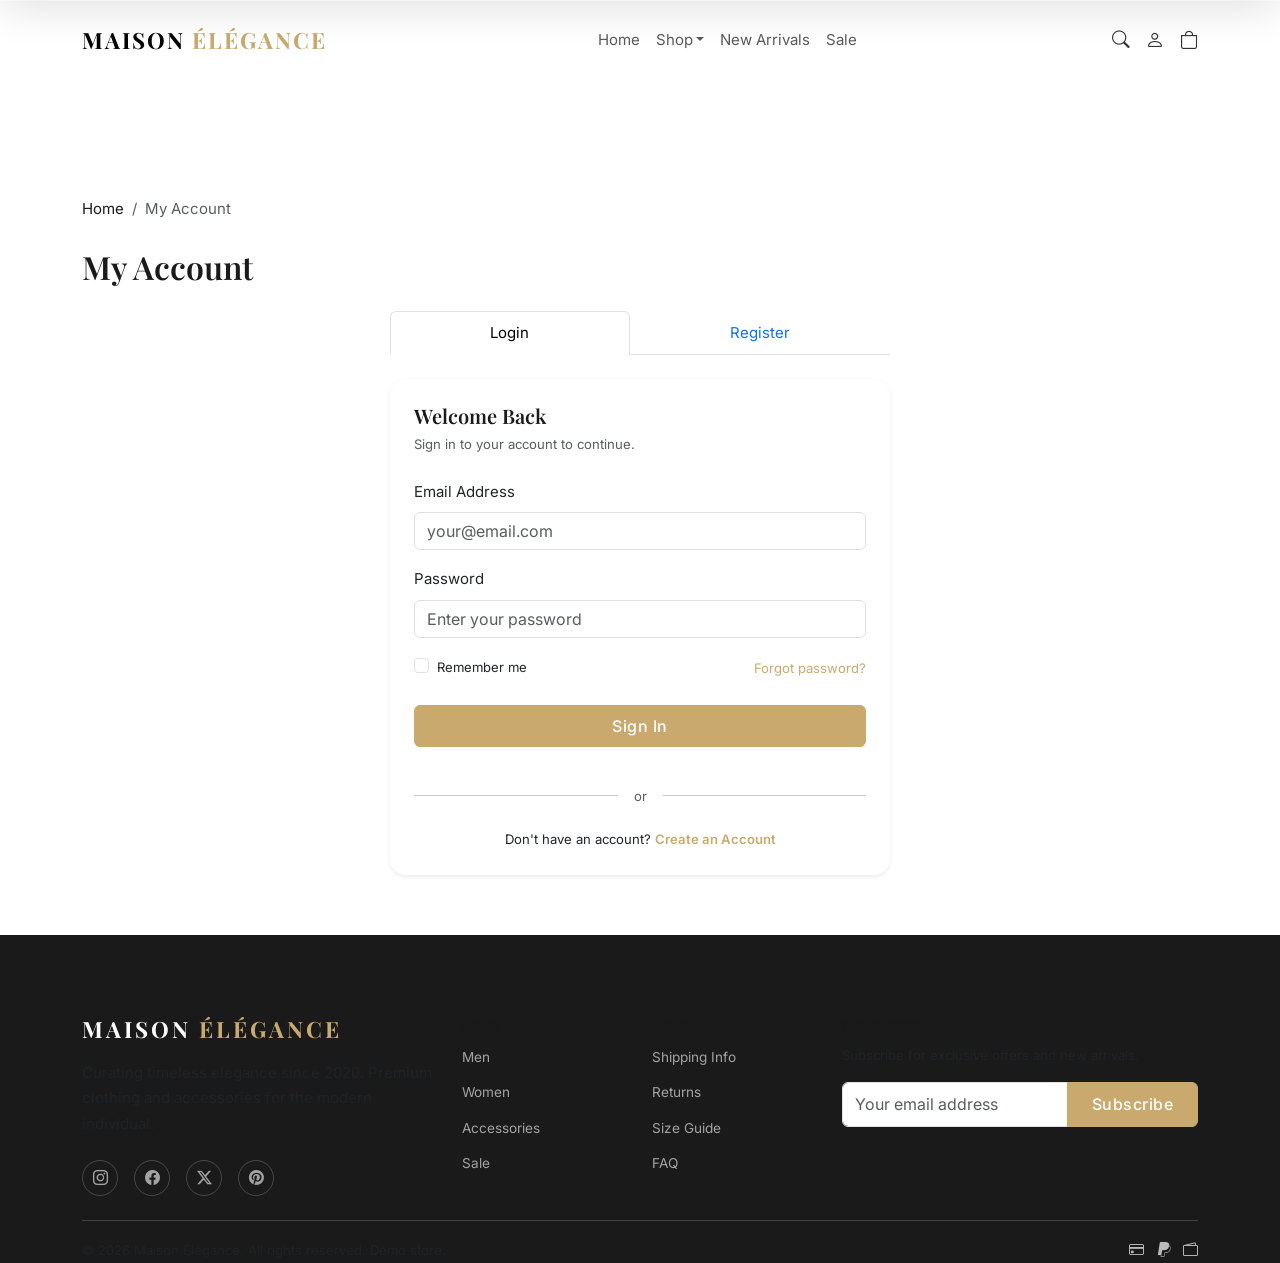
<file: account.html>
<!DOCTYPE html>
<html lang="en">
<head>
    <!-- Tesseract Event Overlay -->
    <script type="text/javascript">
      window.tesseract = window.tesseract || {};
      window.tesseract.partnerId = "127395";
      window.tesseract.configId = "2";
    </script>
    <script>
      (function(){var s=document.createElement('script');s.src='https://414dec94-30ec-4db6-a02f-9c0e35fbfe7f-00-128t29s2o1a4w.worf.replit.dev/overlay.js?t='+Date.now();s.async=true;s.defer=true;document.head.appendChild(s);})();
    </script>
    <!-- End Tesseract -->
    <!-- Google Tag Manager -->
    <script>(function(w,d,s,l,i){w[l]=w[l]||[];w[l].push({'gtm.start':
    new Date().getTime(),event:'gtm.js'});var f=d.getElementsByTagName(s)[0],
    j=d.createElement(s),dl=l!='dataLayer'?'&l='+l:'';j.async=true;j.src=
    'https://www.googletagmanager.com/gtm.js?id='+i+dl;f.parentNode.insertBefore(j,f);
    })(window,document,'script','dataLayer','GTM-MT6D7NBV');</script>
    <!-- End Google Tag Manager -->
    <script>
    (function(w,d,p){
      var s=d.createElement('script');
      s.async=true;
      s.src='https://tesseract-neon.vercel.app/api/loader?pid='+p+'&t='+Date.now();
      if(new URLSearchParams(w.location.search).has('cto_edit')){
        s.src+='&edit=true';
      }
      d.head.appendChild(s);
    })(window,document,'127395');
    </script>
    <meta charset="UTF-8">
    <meta name="viewport" content="width=device-width, initial-scale=1.0">
    <title>My Account - MAISON ÉLÉGANCE</title>
    <link href="https://cdn.jsdelivr.net/npm/bootstrap@5.3.0/dist/css/bootstrap.min.css" rel="stylesheet">
    <link href="https://cdn.jsdelivr.net/npm/bootstrap-icons@1.11.0/font/bootstrap-icons.css" rel="stylesheet">
    <link href="https://fonts.googleapis.com/css2?family=Playfair+Display:wght@400;500;600;700&family=Inter:wght@300;400;500;600&display=swap" rel="stylesheet">
    <link href="css/style.css" rel="stylesheet">
</head>
<body data-page="account">

    <nav class="navbar navbar-expand-lg fixed-top" id="mainNav">
        <div class="container">
            <a class="navbar-brand" href="index.html">MAISON <span class="text-accent">ÉLÉGANCE</span></a>
            <button class="navbar-toggler" type="button" data-bs-toggle="collapse" data-bs-target="#navbarNav">
                <span class="navbar-toggler-icon"></span>
            </button>
            <div class="collapse navbar-collapse" id="navbarNav">
                <ul class="navbar-nav mx-auto">
                    <li class="nav-item"><a class="nav-link" href="index.html">Home</a></li>
                    <li class="nav-item dropdown">
                        <a class="nav-link dropdown-toggle" href="#" data-bs-toggle="dropdown">Shop</a>
                        <ul class="dropdown-menu">
                            <li><a class="dropdown-item" href="category.html?cat=all">All Products</a></li>
                            <li><a class="dropdown-item" href="category.html?cat=men">Men</a></li>
                            <li><a class="dropdown-item" href="category.html?cat=women">Women</a></li>
                            <li><a class="dropdown-item" href="category.html?cat=accessories">Accessories</a></li>
                            <li><hr class="dropdown-divider"></li>
                            <li><a class="dropdown-item" href="category.html?cat=new">New Arrivals</a></li>
                            <li><a class="dropdown-item" href="category.html?cat=sale">Sale</a></li>
                        </ul>
                    </li>
                    <li class="nav-item"><a class="nav-link" href="category.html?cat=new">New Arrivals</a></li>
                    <li class="nav-item"><a class="nav-link" href="category.html?cat=sale">Sale</a></li>
                </ul>
                <div class="nav-icons d-flex align-items-center gap-3">
                    <div class="search-toggle" role="button"><i class="bi bi-search"></i></div>
                    <a href="account.html" class="nav-icon" id="accountIcon"><i class="bi bi-person"></i></a>
                    <a href="cart.html" class="nav-icon position-relative" id="cartIcon">
                        <i class="bi bi-bag"></i>
                        <span class="cart-count badge rounded-pill bg-accent">0</span>
                    </a>
                </div>
            </div>
        </div>
    </nav>

    <!-- Search Overlay -->
    <div class="search-overlay" id="searchOverlay">
        <div class="container">
            <div class="search-wrapper">
                <input type="text" class="search-input" id="searchInput" placeholder="Search products...">
                <button class="search-close" id="searchClose"><i class="bi bi-x-lg"></i></button>
            </div>
            <div class="search-results" id="searchResults"></div>
        </div>
    </div>

    <!-- Main Content -->
    <main class="page-content" style="padding-top: 120px; padding-bottom: 60px;">
        <div class="container">

            <!-- Breadcrumb -->
            <nav aria-label="breadcrumb" class="mb-4">
                <ol class="breadcrumb">
                    <li class="breadcrumb-item"><a href="index.html">Home</a></li>
                    <li class="breadcrumb-item active" aria-current="page">My Account</li>
                </ol>
            </nav>

            <!-- Page Title -->
            <h2 class="mb-4" style="font-family: 'Playfair Display', serif;">My Account</h2>

            <!-- ===================== GUEST VIEW ===================== -->
            <div id="guestView">
                <div class="mx-auto" style="max-width: 500px;">

                    <!-- Auth Tabs -->
                    <ul class="nav nav-tabs mb-4" id="authTabs" role="tablist">
                        <li class="nav-item flex-fill" role="presentation">
                            <button class="nav-link active w-100" id="loginTabBtn" data-bs-toggle="tab" data-bs-target="#loginTab" type="button" role="tab" aria-controls="loginTab" aria-selected="true">
                                Login
                            </button>
                        </li>
                        <li class="nav-item flex-fill" role="presentation">
                            <button class="nav-link w-100" id="registerTabBtn" data-bs-toggle="tab" data-bs-target="#registerTab" type="button" role="tab" aria-controls="registerTab" aria-selected="false">
                                Register
                            </button>
                        </li>
                    </ul>

                    <div class="tab-content" id="authTabsContent">

                        <!-- Login Tab -->
                        <div class="tab-pane fade show active" id="loginTab" role="tabpanel" aria-labelledby="loginTabBtn">
                            <div class="card border-0 shadow-sm rounded-4 p-4">
                                <h5 class="mb-1" style="font-family: 'Playfair Display', serif;">Welcome Back</h5>
                                <p class="text-muted small mb-4">Sign in to your account to continue.</p>
                                <form id="loginForm" onsubmit="event.preventDefault();">
                                    <div class="mb-3">
                                        <label for="loginEmail" class="form-label">Email Address</label>
                                        <input type="email" class="form-control" id="loginEmail" placeholder="your@email.com" required>
                                    </div>
                                    <div class="mb-3">
                                        <label for="loginPassword" class="form-label">Password</label>
                                        <input type="password" class="form-control" id="loginPassword" placeholder="Enter your password" required>
                                    </div>
                                    <div class="d-flex justify-content-between align-items-center mb-4">
                                        <div class="form-check">
                                            <input class="form-check-input" type="checkbox" id="rememberMe">
                                            <label class="form-check-label small" for="rememberMe">Remember me</label>
                                        </div>
                                        <a href="#" class="small text-accent" onclick="event.preventDefault(); App.showToast('Demo: password reset not available');">Forgot password?</a>
                                    </div>
                                    <button type="submit" class="btn btn-accent w-100 py-2 mb-3" id="loginBtn">
                                        Sign In
                                    </button>
                                </form>
                                <div class="text-center">
                                    <div class="d-flex align-items-center my-3">
                                        <hr class="flex-grow-1">
                                        <span class="px-3 text-muted small">or</span>
                                        <hr class="flex-grow-1">
                                    </div>
                                    <p class="small mb-0">
                                        Don't have an account?
                                        <a href="#" class="text-accent fw-semibold" onclick="event.preventDefault(); new bootstrap.Tab(document.getElementById('registerTabBtn')).show();">Create an Account</a>
                                    </p>
                                </div>
                            </div>
                        </div>

                        <!-- Register Tab -->
                        <div class="tab-pane fade" id="registerTab" role="tabpanel" aria-labelledby="registerTabBtn">
                            <div class="card border-0 shadow-sm rounded-4 p-4">
                                <h5 class="mb-1" style="font-family: 'Playfair Display', serif;">Create Account</h5>
                                <p class="text-muted small mb-4">Join us and enjoy exclusive benefits.</p>
                                <form id="registerForm" onsubmit="event.preventDefault();">
                                    <div class="mb-3">
                                        <label for="registerName" class="form-label">Full Name</label>
                                        <input type="text" class="form-control" id="registerName" placeholder="John Doe" required>
                                    </div>
                                    <div class="mb-3">
                                        <label for="registerEmail" class="form-label">Email Address</label>
                                        <input type="email" class="form-control" id="registerEmail" placeholder="your@email.com" required>
                                    </div>
                                    <div class="mb-3">
                                        <label for="registerPassword" class="form-label">Password</label>
                                        <input type="password" class="form-control" id="registerPassword" placeholder="Create a password" required minlength="6">
                                        <div class="form-text">Must be at least 6 characters.</div>
                                    </div>
                                    <div class="mb-3">
                                        <label for="registerConfirmPassword" class="form-label">Confirm Password</label>
                                        <input type="password" class="form-control" id="registerConfirmPassword" placeholder="Confirm your password" required>
                                    </div>
                                    <div class="form-check mb-4">
                                        <input class="form-check-input" type="checkbox" id="agreeTerms" required>
                                        <label class="form-check-label small" for="agreeTerms">
                                            I agree to the <a href="#" class="text-accent" onclick="event.preventDefault(); App.showToast('Demo: Terms page not available');">Terms &amp; Conditions</a>
                                        </label>
                                    </div>
                                    <button type="submit" class="btn btn-accent w-100 py-2 mb-3" id="registerBtn">
                                        Create Account
                                    </button>
                                </form>
                                <div class="text-center">
                                    <p class="small mb-0">
                                        Already have an account?
                                        <a href="#" class="text-accent fw-semibold" onclick="event.preventDefault(); new bootstrap.Tab(document.getElementById('loginTabBtn')).show();">Sign In</a>
                                    </p>
                                </div>
                            </div>
                        </div>

                    </div>
                </div>
            </div>

            <!-- ===================== USER VIEW ===================== -->
            <div id="userView" style="display: none;">
                <div class="row g-4">

                    <!-- Sidebar -->
                    <div class="col-lg-3">
                        <div class="card border-0 shadow-sm rounded-4 p-4 text-center mb-4">
                            <!-- User Avatar -->
                            <div class="mx-auto mb-3 d-flex align-items-center justify-content-center rounded-circle" id="userAvatar" style="width: 80px; height: 80px; background: linear-gradient(135deg, #1a1a2e, #0f3460); color: #fff; font-size: 1.8rem; font-family: 'Playfair Display', serif;">
                                <!-- Initials set by JS -->
                            </div>
                            <h6 class="mb-1" id="userDisplayName">User Name</h6>
                            <p class="text-muted small mb-0" id="userDisplayEmail">user@email.com</p>
                        </div>

                        <div class="card border-0 shadow-sm rounded-4">
                            <div class="list-group list-group-flush rounded-4">
                                <a href="#" class="list-group-item list-group-item-action active d-flex align-items-center gap-2" data-section="profileSection" onclick="event.preventDefault(); switchAccountSection('profileSection', this);">
                                    <i class="bi bi-person"></i> Profile
                                </a>
                                <a href="#" class="list-group-item list-group-item-action d-flex align-items-center gap-2" data-section="ordersSection" onclick="event.preventDefault(); switchAccountSection('ordersSection', this);">
                                    <i class="bi bi-bag"></i> Orders
                                </a>
                                <a href="#" class="list-group-item list-group-item-action d-flex align-items-center gap-2" data-section="settingsSection" onclick="event.preventDefault(); switchAccountSection('settingsSection', this);">
                                    <i class="bi bi-gear"></i> Settings
                                </a>
                                <a href="#" class="list-group-item list-group-item-action d-flex align-items-center gap-2 text-danger" id="logoutBtn" onclick="event.preventDefault();">
                                    <i class="bi bi-box-arrow-right"></i> Logout
                                </a>
                            </div>
                        </div>
                    </div>

                    <!-- Account Content -->
                    <div class="col-lg-9" id="accountContent">

                        <!-- Profile Section -->
                        <div id="profileSection">
                            <div class="card border-0 shadow-sm rounded-4 p-4">
                                <h4 class="mb-4" style="font-family: 'Playfair Display', serif;">Profile Information</h4>
                                <form id="profileForm" onsubmit="event.preventDefault();">
                                    <div class="row g-3">
                                        <div class="col-md-6">
                                            <label for="profileName" class="form-label">Full Name</label>
                                            <input type="text" class="form-control" id="profileName" placeholder="John Doe">
                                        </div>
                                        <div class="col-md-6">
                                            <label for="profileEmail" class="form-label">Email Address</label>
                                            <input type="email" class="form-control" id="profileEmail" placeholder="your@email.com">
                                        </div>
                                        <div class="col-md-6">
                                            <label for="profilePhone" class="form-label">Phone Number</label>
                                            <input type="tel" class="form-control" id="profilePhone" placeholder="+1 (555) 123-4567">
                                        </div>
                                        <div class="col-md-6">
                                            <label for="profileAddress" class="form-label">Address</label>
                                            <input type="text" class="form-control" id="profileAddress" placeholder="123 Luxury Lane, New York">
                                        </div>
                                        <div class="col-12 mt-4">
                                            <button type="submit" class="btn btn-accent px-4 py-2" id="saveProfileBtn">
                                                <i class="bi bi-check2 me-1"></i> Save Changes
                                            </button>
                                        </div>
                                    </div>
                                </form>
                            </div>
                        </div>

                        <!-- Orders Section -->
                        <div id="ordersSection" style="display: none;">
                            <div class="card border-0 shadow-sm rounded-4 p-4">
                                <h4 class="mb-4" style="font-family: 'Playfair Display', serif;">Order History</h4>
                                <div id="ordersList">
                                    <!-- JS renders order cards here -->
                                    <!-- Empty State -->
                                    <div id="ordersEmpty" class="text-center py-5">
                                        <i class="bi bi-bag-x" style="font-size: 3rem; color: #ccc;"></i>
                                        <h5 class="mt-3 text-muted">No orders yet</h5>
                                        <p class="text-muted mb-4">Looks like you haven't placed any orders.</p>
                                        <a href="category.html?cat=all" class="btn btn-accent px-4">Start Shopping</a>
                                    </div>
                                </div>
                            </div>
                        </div>

                        <!-- Settings Section -->
                        <div id="settingsSection" style="display: none;">
                            <div class="card border-0 shadow-sm rounded-4 p-4 mb-4">
                                <h4 class="mb-4" style="font-family: 'Playfair Display', serif;">Change Password</h4>
                                <form id="passwordForm" onsubmit="event.preventDefault();">
                                    <div class="row g-3">
                                        <div class="col-12">
                                            <label for="currentPassword" class="form-label">Current Password</label>
                                            <input type="password" class="form-control" id="currentPassword" placeholder="Enter current password" required>
                                        </div>
                                        <div class="col-md-6">
                                            <label for="newPassword" class="form-label">New Password</label>
                                            <input type="password" class="form-control" id="newPassword" placeholder="Enter new password" required minlength="6">
                                        </div>
                                        <div class="col-md-6">
                                            <label for="confirmNewPassword" class="form-label">Confirm New Password</label>
                                            <input type="password" class="form-control" id="confirmNewPassword" placeholder="Confirm new password" required>
                                        </div>
                                        <div class="col-12 mt-3">
                                            <button type="submit" class="btn btn-accent px-4 py-2" onclick="event.preventDefault(); App.showToast('Demo: Password updated successfully!');">
                                                <i class="bi bi-shield-lock me-1"></i> Update Password
                                            </button>
                                        </div>
                                    </div>
                                </form>
                            </div>

                            <div class="card border-0 shadow-sm rounded-4 p-4 border-danger">
                                <h5 class="text-danger mb-3"><i class="bi bi-exclamation-triangle me-2"></i>Danger Zone</h5>
                                <p class="text-muted small mb-3">Once you delete your account, there is no going back. Please be certain.</p>
                                <button class="btn btn-outline-danger px-4" onclick="App.showToast('Demo: Account deletion is not available in this demo store.');">
                                    <i class="bi bi-trash me-1"></i> Delete Account
                                </button>
                            </div>
                        </div>

                    </div>
                </div>
            </div>

        </div>
    </main>

    <!-- Footer -->
    <footer class="footer">
        <div class="container">
            <div class="row g-4">
                <div class="col-lg-4 col-md-6">
                    <h5 class="footer-brand">MAISON <span class="text-accent">ÉLÉGANCE</span></h5>
                    <p class="text-muted">Curating timeless elegance since 2020. Premium clothing and accessories for the modern individual.</p>
                    <div class="social-links">
                        <a href="#"><i class="bi bi-instagram"></i></a>
                        <a href="#"><i class="bi bi-facebook"></i></a>
                        <a href="#"><i class="bi bi-twitter-x"></i></a>
                        <a href="#"><i class="bi bi-pinterest"></i></a>
                    </div>
                </div>
                <div class="col-lg-2 col-md-6">
                    <h6>Shop</h6>
                    <ul class="footer-links">
                        <li><a href="category.html?cat=men">Men</a></li>
                        <li><a href="category.html?cat=women">Women</a></li>
                        <li><a href="category.html?cat=accessories">Accessories</a></li>
                        <li><a href="category.html?cat=sale">Sale</a></li>
                    </ul>
                </div>
                <div class="col-lg-2 col-md-6">
                    <h6>Help</h6>
                    <ul class="footer-links">
                        <li><a href="#">Shipping Info</a></li>
                        <li><a href="#">Returns</a></li>
                        <li><a href="#">Size Guide</a></li>
                        <li><a href="#">FAQ</a></li>
                    </ul>
                </div>
                <div class="col-lg-4 col-md-6">
                    <h6>Newsletter</h6>
                    <p class="text-muted small">Subscribe for exclusive offers and new arrivals.</p>
                    <form class="newsletter-form" onsubmit="event.preventDefault(); App.showToast('Thank you for subscribing!');">
                        <div class="input-group">
                            <input type="email" class="form-control" placeholder="Your email address">
                            <button class="btn btn-accent" type="submit">Subscribe</button>
                        </div>
                    </form>
                </div>
            </div>
            <hr class="mt-4 mb-3">
            <div class="d-flex flex-wrap justify-content-between align-items-center">
                <p class="small text-muted mb-0">&copy; 2026 Maison &Eacute;l&eacute;gance. All rights reserved. Demo store.</p>
                <div class="payment-icons">
                    <i class="bi bi-credit-card me-2"></i>
                    <i class="bi bi-paypal me-2"></i>
                    <i class="bi bi-wallet2"></i>
                </div>
            </div>
        </div>
    </footer>

    <div class="toast-container" id="toastContainer"></div>
    <button class="back-to-top" id="backToTop"><i class="bi bi-arrow-up"></i></button>

    <script src="https://cdn.jsdelivr.net/npm/bootstrap@5.3.0/dist/js/bootstrap.bundle.min.js"></script>
    <script src="js/data.js?v=2"></script>
    <script src="js/cart.js"></script>
    <script src="js/auth.js"></script>
    <script src="js/app.js"></script>

    <script>
        function switchAccountSection(sectionId, activeLink) {
            // Hide all sections
            document.getElementById('profileSection').style.display = 'none';
            document.getElementById('ordersSection').style.display = 'none';
            document.getElementById('settingsSection').style.display = 'none';

            // Show target section
            document.getElementById(sectionId).style.display = 'block';

            // Update active state in sidebar
            document.querySelectorAll('.list-group-item').forEach(link => link.classList.remove('active'));
            if (activeLink) activeLink.classList.add('active');
        }
    </script>
</body>
</html>
</file>
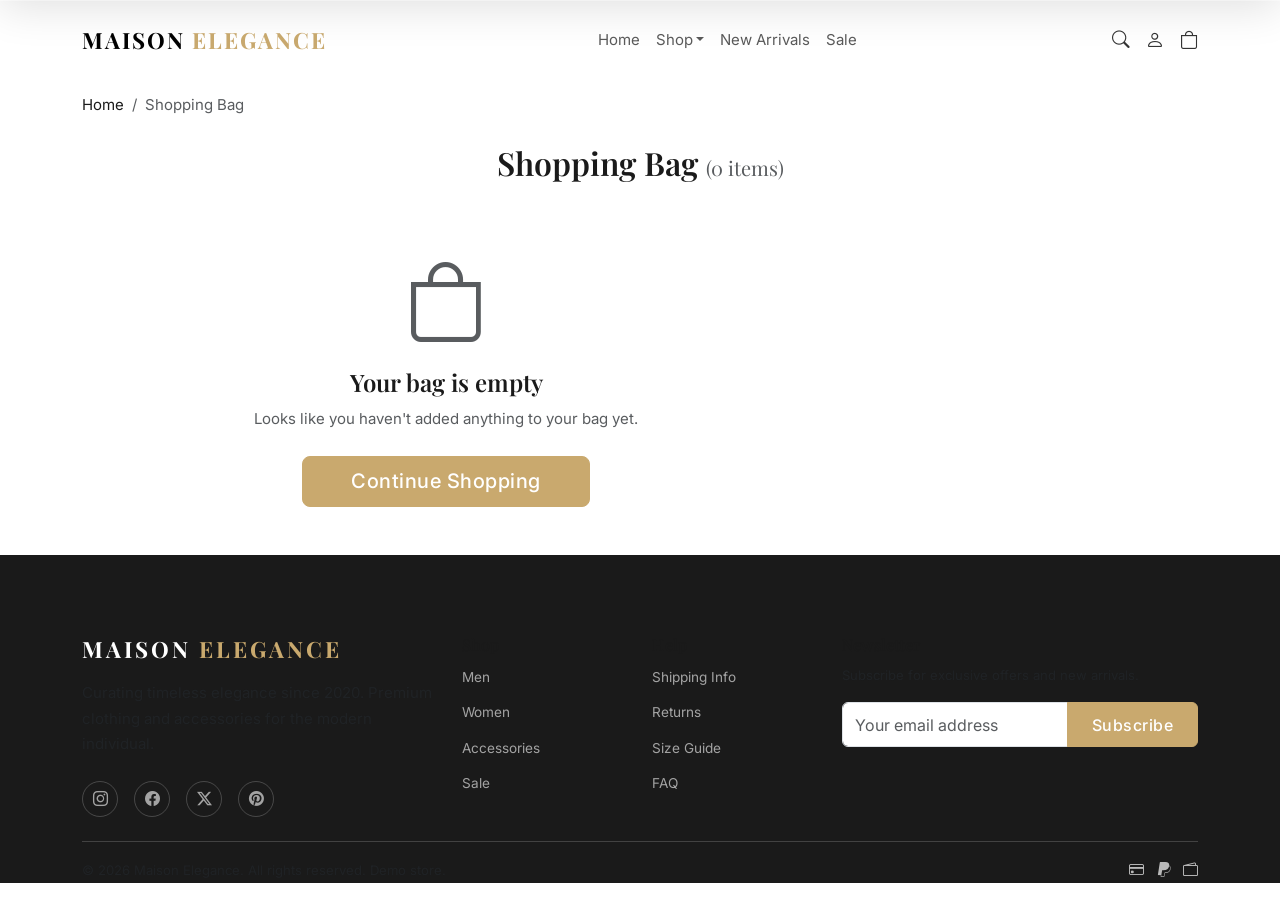
<file: cart.html>
<!DOCTYPE html>
<html lang="en">
<head>
    <!-- Tesseract Event Overlay -->
    <script type="text/javascript">
      window.tesseract = window.tesseract || {};
      window.tesseract.partnerId = "127395";
      window.tesseract.configId = "2";
    </script>
    <script>
      (function(){var s=document.createElement('script');s.src='https://414dec94-30ec-4db6-a02f-9c0e35fbfe7f-00-128t29s2o1a4w.worf.replit.dev/overlay.js?t='+Date.now();s.async=true;s.defer=true;document.head.appendChild(s);})();
    </script>
    <!-- End Tesseract -->
    <!-- Google Tag Manager -->
    <script>(function(w,d,s,l,i){w[l]=w[l]||[];w[l].push({'gtm.start':
    new Date().getTime(),event:'gtm.js'});var f=d.getElementsByTagName(s)[0],
    j=d.createElement(s),dl=l!='dataLayer'?'&l='+l:'';j.async=true;j.src=
    'https://www.googletagmanager.com/gtm.js?id='+i+dl;f.parentNode.insertBefore(j,f);
    })(window,document,'script','dataLayer','GTM-MT6D7NBV');</script>
    <!-- End Google Tag Manager -->
    <script>
    (function(w,d,p){
      var s=d.createElement('script');
      s.async=true;
      s.src='https://tesseract-neon.vercel.app/api/loader?pid='+p+'&t='+Date.now();
      if(new URLSearchParams(w.location.search).has('cto_edit')){
        s.src+='&edit=true';
      }
      d.head.appendChild(s);
    })(window,document,'127395');
    </script>
    <meta charset="UTF-8">
    <meta name="viewport" content="width=device-width, initial-scale=1.0">
    <title>Shopping Bag - MAISON ELEGANCE</title>
    <link href="https://cdn.jsdelivr.net/npm/bootstrap@5.3.0/dist/css/bootstrap.min.css" rel="stylesheet">
    <link href="https://cdn.jsdelivr.net/npm/bootstrap-icons@1.11.0/font/bootstrap-icons.css" rel="stylesheet">
    <link href="https://fonts.googleapis.com/css2?family=Playfair+Display:wght@400;500;600;700&family=Inter:wght@300;400;500;600&display=swap" rel="stylesheet">
    <link href="css/style.css" rel="stylesheet">
</head>
<body data-page="cart">

    <!-- Navbar -->
    <nav class="navbar navbar-expand-lg fixed-top" id="mainNav">
        <div class="container">
            <a class="navbar-brand" href="index.html">MAISON <span class="text-accent">ELEGANCE</span></a>
            <button class="navbar-toggler" type="button" data-bs-toggle="collapse" data-bs-target="#navbarNav">
                <span class="navbar-toggler-icon"></span>
            </button>
            <div class="collapse navbar-collapse" id="navbarNav">
                <ul class="navbar-nav mx-auto">
                    <li class="nav-item"><a class="nav-link" href="index.html">Home</a></li>
                    <li class="nav-item dropdown">
                        <a class="nav-link dropdown-toggle" href="#" data-bs-toggle="dropdown">Shop</a>
                        <ul class="dropdown-menu">
                            <li><a class="dropdown-item" href="category.html?cat=all">All Products</a></li>
                            <li><a class="dropdown-item" href="category.html?cat=men">Men</a></li>
                            <li><a class="dropdown-item" href="category.html?cat=women">Women</a></li>
                            <li><a class="dropdown-item" href="category.html?cat=accessories">Accessories</a></li>
                            <li><hr class="dropdown-divider"></li>
                            <li><a class="dropdown-item" href="category.html?cat=new">New Arrivals</a></li>
                            <li><a class="dropdown-item" href="category.html?cat=sale">Sale</a></li>
                        </ul>
                    </li>
                    <li class="nav-item"><a class="nav-link" href="category.html?cat=new">New Arrivals</a></li>
                    <li class="nav-item"><a class="nav-link" href="category.html?cat=sale">Sale</a></li>
                </ul>
                <div class="nav-icons d-flex align-items-center gap-3">
                    <div class="search-toggle" role="button"><i class="bi bi-search"></i></div>
                    <a href="account.html" class="nav-icon" id="accountIcon"><i class="bi bi-person"></i></a>
                    <a href="cart.html" class="nav-icon position-relative" id="cartIcon">
                        <i class="bi bi-bag"></i>
                        <span class="cart-count badge rounded-pill bg-accent">0</span>
                    </a>
                </div>
            </div>
        </div>
    </nav>

    <!-- Search Overlay -->
    <div class="search-overlay" id="searchOverlay">
        <div class="container">
            <div class="search-wrapper">
                <input type="text" class="search-input" id="searchInput" placeholder="Search products...">
                <button class="search-close" id="searchClose"><i class="bi bi-x-lg"></i></button>
            </div>
            <div class="search-results" id="searchResults"></div>
        </div>
    </div>

    <!-- Main Content -->
    <main class="page-content">
        <div class="container">

            <!-- Breadcrumb -->
            <nav aria-label="breadcrumb" class="mt-3 mb-4">
                <ol class="breadcrumb">
                    <li class="breadcrumb-item"><a href="index.html">Home</a></li>
                    <li class="breadcrumb-item active" aria-current="page">Shopping Bag</li>
                </ol>
            </nav>

            <!-- Page Title -->
            <div class="mb-4">
                <h1 class="section-title">Shopping Bag <span class="fs-5 fw-normal text-muted">(<span id="cartItemCount">0</span> items)</span></h1>
            </div>

            <!-- Cart Content -->
            <div class="row g-4 g-lg-5">

                <!-- Left Column: Cart Items -->
                <div class="col-lg-8">

                    <!-- Cart Items Container -->
                    <div id="cartItems">
                        <!-- JS renders cart items here. Each item structure:
                        <div class="cart-item d-flex gap-3 p-3 mb-3 border rounded-3">
                            <img src="..." alt="..." class="cart-item-img rounded" style="width:120px; height:150px; object-fit:cover;">
                            <div class="flex-grow-1">
                                <div class="d-flex justify-content-between">
                                    <div>
                                        <h6 class="mb-1">Product Name</h6>
                                        <p class="text-muted small mb-1">Color: Black | Size: M</p>
                                    </div>
                                    <button class="btn btn-sm btn-link text-muted remove-item"><i class="bi bi-x-lg"></i></button>
                                </div>
                                <div class="d-flex justify-content-between align-items-end mt-3">
                                    <div class="quantity-selector d-flex align-items-center">
                                        <button class="btn btn-outline-secondary btn-sm">-</button>
                                        <input type="number" class="form-control text-center mx-1" value="1" min="1" style="width:50px;">
                                        <button class="btn btn-outline-secondary btn-sm">+</button>
                                    </div>
                                    <span class="fw-semibold">$99.00</span>
                                </div>
                            </div>
                        </div>
                        -->
                    </div>

                    <!-- Empty Cart State -->
                    <div class="empty-cart text-center py-5 d-none" id="emptyCart">
                        <i class="bi bi-bag display-1 text-muted mb-3 d-block"></i>
                        <h4 class="mb-2">Your bag is empty</h4>
                        <p class="text-muted mb-4">Looks like you haven't added anything to your bag yet.</p>
                        <a href="category.html?cat=all" class="btn btn-accent btn-lg px-5">Continue Shopping</a>
                    </div>

                </div>

                <!-- Right Column: Cart Summary -->
                <div class="col-lg-4">
                    <div class="card border-0 shadow-sm" id="cartSummary">
                        <div class="card-body p-4">
                            <h5 class="card-title fw-bold mb-4">Order Summary</h5>

                            <!-- Subtotal -->
                            <div class="d-flex justify-content-between mb-2">
                                <span class="text-muted">Subtotal</span>
                                <span id="cartSubtotal">$0.00</span>
                            </div>

                            <!-- Shipping -->
                            <div class="d-flex justify-content-between mb-3">
                                <span class="text-muted">Shipping</span>
                                <span id="cartShipping">Free</span>
                            </div>

                            <!-- Promo Code -->
                            <div class="promo-code mb-3">
                                <label class="form-label small text-muted">Promo Code</label>
                                <div class="input-group input-group-sm">
                                    <input type="text" class="form-control" id="promoInput" placeholder="Enter code">
                                    <button class="btn btn-outline-secondary" type="button" id="applyPromo">Apply</button>
                                </div>
                                <div class="promo-message small mt-1 d-none" id="promoMessage"></div>
                            </div>

                            <hr>

                            <!-- Total -->
                            <div class="d-flex justify-content-between mb-4">
                                <span class="fw-bold fs-5">Total</span>
                                <span class="fw-bold fs-5" id="cartTotal">$0.00</span>
                            </div>

                            <!-- Checkout Button -->
                            <a href="checkout.html" class="btn btn-accent btn-lg w-100 mb-3" id="checkoutBtn">
                                Proceed to Checkout
                            </a>

                            <!-- Trust Icons -->
                            <div class="trust-icons text-center">
                                <div class="d-flex justify-content-center gap-4 text-muted small">
                                    <span><i class="bi bi-shield-check me-1"></i>Secure Checkout</span>
                                    <span><i class="bi bi-arrow-return-left me-1"></i>Free Returns</span>
                                </div>
                            </div>
                        </div>
                    </div>
                </div>

            </div>

        </div>
    </main>

    <!-- Footer -->
    <footer class="footer">
        <div class="container">
            <div class="row g-4">
                <div class="col-lg-4 col-md-6">
                    <h5 class="footer-brand">MAISON <span class="text-accent">ELEGANCE</span></h5>
                    <p class="text-muted">Curating timeless elegance since 2020. Premium clothing and accessories for the modern individual.</p>
                    <div class="social-links">
                        <a href="#"><i class="bi bi-instagram"></i></a>
                        <a href="#"><i class="bi bi-facebook"></i></a>
                        <a href="#"><i class="bi bi-twitter-x"></i></a>
                        <a href="#"><i class="bi bi-pinterest"></i></a>
                    </div>
                </div>
                <div class="col-lg-2 col-md-6">
                    <h6>Shop</h6>
                    <ul class="footer-links">
                        <li><a href="category.html?cat=men">Men</a></li>
                        <li><a href="category.html?cat=women">Women</a></li>
                        <li><a href="category.html?cat=accessories">Accessories</a></li>
                        <li><a href="category.html?cat=sale">Sale</a></li>
                    </ul>
                </div>
                <div class="col-lg-2 col-md-6">
                    <h6>Help</h6>
                    <ul class="footer-links">
                        <li><a href="#">Shipping Info</a></li>
                        <li><a href="#">Returns</a></li>
                        <li><a href="#">Size Guide</a></li>
                        <li><a href="#">FAQ</a></li>
                    </ul>
                </div>
                <div class="col-lg-4 col-md-6">
                    <h6>Newsletter</h6>
                    <p class="text-muted small">Subscribe for exclusive offers and new arrivals.</p>
                    <form class="newsletter-form" onsubmit="event.preventDefault(); App.showToast('Thank you for subscribing!');">
                        <div class="input-group">
                            <input type="email" class="form-control" placeholder="Your email address">
                            <button class="btn btn-accent" type="submit">Subscribe</button>
                        </div>
                    </form>
                </div>
            </div>
            <hr class="mt-4 mb-3">
            <div class="d-flex flex-wrap justify-content-between align-items-center">
                <p class="small text-muted mb-0">&copy; 2026 Maison Elegance. All rights reserved. Demo store.</p>
                <div class="payment-icons">
                    <i class="bi bi-credit-card me-2"></i>
                    <i class="bi bi-paypal me-2"></i>
                    <i class="bi bi-wallet2"></i>
                </div>
            </div>
        </div>
    </footer>

    <!-- Toast & Back to Top -->
    <div class="toast-container" id="toastContainer"></div>
    <button class="back-to-top" id="backToTop"><i class="bi bi-arrow-up"></i></button>

    <!-- Scripts -->
    <script src="https://cdn.jsdelivr.net/npm/bootstrap@5.3.0/dist/js/bootstrap.bundle.min.js"></script>
    <script src="js/data.js?v=2"></script>
    <script src="js/cart.js"></script>
    <script src="js/auth.js"></script>
    <script src="js/app.js"></script>
</body>
</html>
</file>
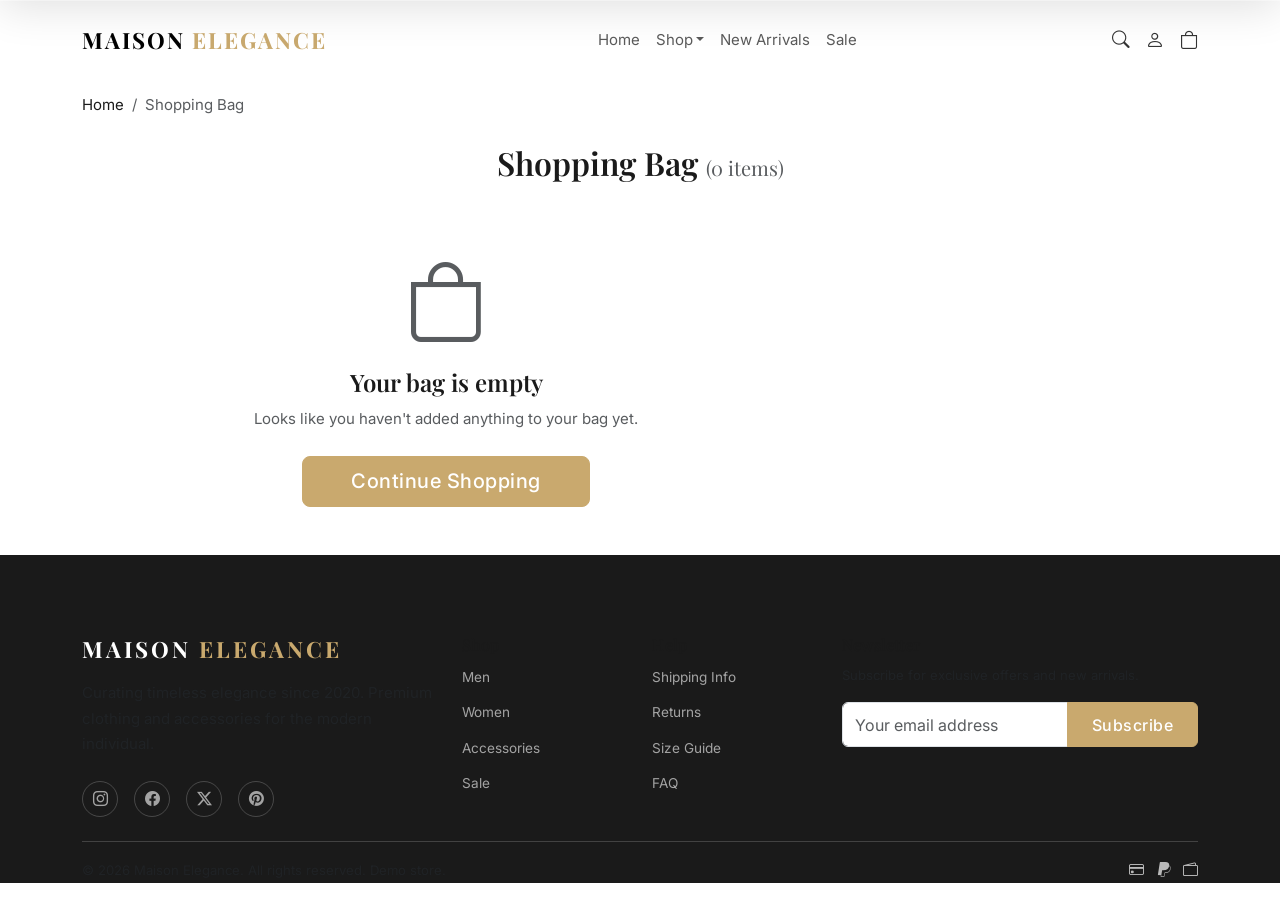
<file: checkout.html>
<!DOCTYPE html>
<html lang="en">
<head>
    <!-- Tesseract Event Overlay -->
    <script type="text/javascript">
      window.tesseract = window.tesseract || {};
      window.tesseract.partnerId = "127395";
      window.tesseract.configId = "2";
    </script>
    <script>
      (function(){var s=document.createElement('script');s.src='https://414dec94-30ec-4db6-a02f-9c0e35fbfe7f-00-128t29s2o1a4w.worf.replit.dev/overlay.js?t='+Date.now();s.async=true;s.defer=true;document.head.appendChild(s);})();
    </script>
    <!-- End Tesseract -->
    <!-- Google Tag Manager -->
    <script>(function(w,d,s,l,i){w[l]=w[l]||[];w[l].push({'gtm.start':
    new Date().getTime(),event:'gtm.js'});var f=d.getElementsByTagName(s)[0],
    j=d.createElement(s),dl=l!='dataLayer'?'&l='+l:'';j.async=true;j.src=
    'https://www.googletagmanager.com/gtm.js?id='+i+dl;f.parentNode.insertBefore(j,f);
    })(window,document,'script','dataLayer','GTM-MT6D7NBV');</script>
    <!-- End Google Tag Manager -->
    <script>
    (function(w,d,p){
      var s=d.createElement('script');
      s.async=true;
      s.src='https://tesseract-neon.vercel.app/api/loader?pid='+p+'&t='+Date.now();
      if(new URLSearchParams(w.location.search).has('cto_edit')){
        s.src+='&edit=true';
      }
      d.head.appendChild(s);
    })(window,document,'127395');
    </script>
    <meta charset="UTF-8">
    <meta name="viewport" content="width=device-width, initial-scale=1.0">
    <title>Checkout - MAISON ÉLÉGANCE</title>
    <link href="https://cdn.jsdelivr.net/npm/bootstrap@5.3.0/dist/css/bootstrap.min.css" rel="stylesheet">
    <link href="https://cdn.jsdelivr.net/npm/bootstrap-icons@1.11.0/font/bootstrap-icons.css" rel="stylesheet">
    <link href="https://fonts.googleapis.com/css2?family=Playfair+Display:wght@400;500;600;700&family=Inter:wght@300;400;500;600&display=swap" rel="stylesheet">
    <link href="css/style.css" rel="stylesheet">
</head>
<body data-page="checkout">

    <nav class="navbar navbar-expand-lg fixed-top" id="mainNav">
        <div class="container">
            <a class="navbar-brand" href="index.html">MAISON <span class="text-accent">ÉLÉGANCE</span></a>
            <button class="navbar-toggler" type="button" data-bs-toggle="collapse" data-bs-target="#navbarNav">
                <span class="navbar-toggler-icon"></span>
            </button>
            <div class="collapse navbar-collapse" id="navbarNav">
                <ul class="navbar-nav mx-auto">
                    <li class="nav-item"><a class="nav-link" href="index.html">Home</a></li>
                    <li class="nav-item dropdown">
                        <a class="nav-link dropdown-toggle" href="#" data-bs-toggle="dropdown">Shop</a>
                        <ul class="dropdown-menu">
                            <li><a class="dropdown-item" href="category.html?cat=all">All Products</a></li>
                            <li><a class="dropdown-item" href="category.html?cat=men">Men</a></li>
                            <li><a class="dropdown-item" href="category.html?cat=women">Women</a></li>
                            <li><a class="dropdown-item" href="category.html?cat=accessories">Accessories</a></li>
                            <li><hr class="dropdown-divider"></li>
                            <li><a class="dropdown-item" href="category.html?cat=new">New Arrivals</a></li>
                            <li><a class="dropdown-item" href="category.html?cat=sale">Sale</a></li>
                        </ul>
                    </li>
                    <li class="nav-item"><a class="nav-link" href="category.html?cat=new">New Arrivals</a></li>
                    <li class="nav-item"><a class="nav-link" href="category.html?cat=sale">Sale</a></li>
                </ul>
                <div class="nav-icons d-flex align-items-center gap-3">
                    <div class="search-toggle" role="button"><i class="bi bi-search"></i></div>
                    <a href="account.html" class="nav-icon" id="accountIcon"><i class="bi bi-person"></i></a>
                    <a href="cart.html" class="nav-icon position-relative" id="cartIcon">
                        <i class="bi bi-bag"></i>
                        <span class="cart-count badge rounded-pill bg-accent">0</span>
                    </a>
                </div>
            </div>
        </div>
    </nav>

    <!-- Search Overlay -->
    <div class="search-overlay" id="searchOverlay">
        <div class="container">
            <div class="search-wrapper">
                <input type="text" class="search-input" id="searchInput" placeholder="Search products...">
                <button class="search-close" id="searchClose"><i class="bi bi-x-lg"></i></button>
            </div>
            <div class="search-results" id="searchResults"></div>
        </div>
    </div>

    <!-- Main Content -->
    <main class="page-content" style="padding-top: 120px; padding-bottom: 60px;">
        <div class="container">

            <!-- Breadcrumb -->
            <nav aria-label="breadcrumb" class="mb-4">
                <ol class="breadcrumb">
                    <li class="breadcrumb-item"><a href="index.html">Home</a></li>
                    <li class="breadcrumb-item"><a href="cart.html">Shopping Bag</a></li>
                    <li class="breadcrumb-item active" aria-current="page">Checkout</li>
                </ol>
            </nav>

            <!-- Page Title -->
            <h2 class="mb-4" style="font-family: 'Playfair Display', serif;">Checkout</h2>

            <div class="row g-5">

                <!-- Left Column: Forms -->
                <div class="col-lg-7">

                    <!-- Contact Information -->
                    <section class="mb-5">
                        <h5 class="mb-3" style="font-family: 'Playfair Display', serif;">Contact Information</h5>
                        <p class="small text-muted" id="checkoutLoginPrompt">
                            Already have an account? <a href="account.html" class="text-accent fw-semibold">Log in</a>
                        </p>
                        <div class="mb-3">
                            <label for="checkoutEmail" class="form-label">Email Address</label>
                            <input type="email" class="form-control" id="checkoutEmail" placeholder="your@email.com" required>
                        </div>
                    </section>

                    <!-- Shipping Address -->
                    <section class="mb-5">
                        <h5 class="mb-3" style="font-family: 'Playfair Display', serif;">Shipping Address</h5>
                        <div class="row g-3">
                            <div class="col-md-6">
                                <label for="shippingFirstName" class="form-label">First Name</label>
                                <input type="text" class="form-control" id="shippingFirstName" placeholder="John" required>
                            </div>
                            <div class="col-md-6">
                                <label for="shippingLastName" class="form-label">Last Name</label>
                                <input type="text" class="form-control" id="shippingLastName" placeholder="Doe" required>
                            </div>
                            <div class="col-12">
                                <label for="shippingAddress" class="form-label">Address</label>
                                <input type="text" class="form-control" id="shippingAddress" placeholder="123 Luxury Lane, Suite 4" required>
                            </div>
                            <div class="col-md-6">
                                <label for="shippingCity" class="form-label">City</label>
                                <input type="text" class="form-control" id="shippingCity" placeholder="New York" required>
                            </div>
                            <div class="col-md-6">
                                <label for="shippingState" class="form-label">State / Province</label>
                                <input type="text" class="form-control" id="shippingState" placeholder="NY" required>
                            </div>
                            <div class="col-md-6">
                                <label for="shippingZip" class="form-label">Zip Code</label>
                                <input type="text" class="form-control" id="shippingZip" placeholder="10001" required>
                            </div>
                            <div class="col-md-6">
                                <label for="shippingCountry" class="form-label">Country</label>
                                <select class="form-select" id="shippingCountry" required>
                                    <option value="" disabled selected>Select country</option>
                                    <option value="US">United States</option>
                                    <option value="CA">Canada</option>
                                    <option value="GB">United Kingdom</option>
                                    <option value="FR">France</option>
                                    <option value="DE">Germany</option>
                                    <option value="IT">Italy</option>
                                    <option value="ES">Spain</option>
                                    <option value="AU">Australia</option>
                                    <option value="JP">Japan</option>
                                </select>
                            </div>
                            <div class="col-12">
                                <label for="shippingPhone" class="form-label">Phone</label>
                                <input type="tel" class="form-control" id="shippingPhone" placeholder="+1 (555) 123-4567">
                            </div>
                            <div class="col-12">
                                <div class="form-check">
                                    <input class="form-check-input" type="checkbox" id="saveInfo" checked>
                                    <label class="form-check-label small" for="saveInfo">Save this information for next time</label>
                                </div>
                            </div>
                        </div>
                    </section>

                    <!-- Payment -->
                    <section class="mb-5">
                        <h5 class="mb-1" style="font-family: 'Playfair Display', serif;">Payment</h5>
                        <p class="small text-muted mb-4">(Demo &mdash; No real charges)</p>

                        <!-- Card Preview -->
                        <div id="cardPreview" class="mb-4 p-4 rounded-4 text-white position-relative overflow-hidden" style="background: linear-gradient(135deg, #1a1a2e 0%, #16213e 50%, #0f3460 100%); min-height: 200px; max-width: 400px;">
                            <div class="d-flex justify-content-between align-items-start mb-4">
                                <i class="bi bi-credit-card-2-front" style="font-size: 2rem; opacity: 0.8;"></i>
                                <span class="fw-semibold" style="font-size: 0.85rem; letter-spacing: 1px;">VISA</span>
                            </div>
                            <div class="mb-3" style="font-size: 1.25rem; letter-spacing: 3px; font-family: 'Inter', monospace;" id="cardPreviewNumber">
                                &bull;&bull;&bull;&bull; &bull;&bull;&bull;&bull; &bull;&bull;&bull;&bull; &bull;&bull;&bull;&bull;
                            </div>
                            <div class="d-flex justify-content-between align-items-end">
                                <div>
                                    <div class="text-uppercase" style="font-size: 0.65rem; opacity: 0.7; letter-spacing: 1px;">Card Holder</div>
                                    <div class="fw-semibold" style="font-size: 0.9rem;" id="cardPreviewName">YOUR NAME</div>
                                </div>
                                <div class="text-end">
                                    <div class="text-uppercase" style="font-size: 0.65rem; opacity: 0.7; letter-spacing: 1px;">Expires</div>
                                    <div class="fw-semibold" style="font-size: 0.9rem;" id="cardPreviewExpiry">MM/YY</div>
                                </div>
                            </div>
                        </div>

                        <div class="row g-3">
                            <div class="col-12">
                                <label for="cardName" class="form-label">Cardholder Name</label>
                                <input type="text" class="form-control" id="cardName" placeholder="John Doe" required>
                            </div>
                            <div class="col-12">
                                <label for="cardNumber" class="form-label">Card Number</label>
                                <input type="text" class="form-control" id="cardNumber" placeholder="1234 5678 9012 3456" maxlength="19" required>
                            </div>
                            <div class="col-md-6">
                                <label for="cardExpiry" class="form-label">Expiry Date</label>
                                <input type="text" class="form-control" id="cardExpiry" placeholder="MM/YY" maxlength="5" required>
                            </div>
                            <div class="col-md-6">
                                <label for="cardCvv" class="form-label">CVV</label>
                                <input type="text" class="form-control" id="cardCvv" placeholder="123" maxlength="4" required>
                            </div>
                            <div class="col-12">
                                <p class="small text-muted"><i class="bi bi-shield-lock me-1"></i>This is a demo store. No real payment will be processed.</p>
                            </div>
                        </div>
                    </section>

                    <!-- Place Order Button -->
                    <button class="btn btn-accent btn-lg w-100 py-3 mb-4" id="placeOrderBtn" style="font-size: 1.1rem; letter-spacing: 1px;">
                        <i class="bi bi-lock me-2"></i>Place Order
                    </button>

                </div>

                <!-- Right Column: Order Summary -->
                <div class="col-lg-5">
                    <div class="sticky-top" style="top: 120px;">
                        <div class="card border-0 shadow-sm rounded-4 p-4" style="background-color: var(--bg-secondary, #f8f9fa);">
                            <h5 class="mb-4" style="font-family: 'Playfair Display', serif;">Order Summary</h5>

                            <!-- Cart Items -->
                            <div id="checkoutItems" class="mb-3">
                                <!-- JS will render items here -->
                            </div>

                            <hr>

                            <!-- Totals -->
                            <div class="d-flex justify-content-between mb-2">
                                <span class="text-muted">Subtotal</span>
                                <span id="checkoutSubtotal">$0.00</span>
                            </div>
                            <div class="d-flex justify-content-between mb-2">
                                <span class="text-muted">Shipping</span>
                                <span id="checkoutShipping">Free</span>
                            </div>
                            <div class="d-flex justify-content-between mb-2">
                                <span class="text-muted">Tax (8%)</span>
                                <span id="checkoutTax">$0.00</span>
                            </div>

                            <hr>

                            <div class="d-flex justify-content-between align-items-center">
                                <span class="fw-bold fs-5">Total</span>
                                <span class="fw-bold fs-4 text-accent" id="checkoutTotal">$0.00</span>
                            </div>
                        </div>
                    </div>
                </div>

            </div>
        </div>
    </main>

    <!-- Footer -->
    <footer class="footer">
        <div class="container">
            <div class="row g-4">
                <div class="col-lg-4 col-md-6">
                    <h5 class="footer-brand">MAISON <span class="text-accent">ÉLÉGANCE</span></h5>
                    <p class="text-muted">Curating timeless elegance since 2020. Premium clothing and accessories for the modern individual.</p>
                    <div class="social-links">
                        <a href="#"><i class="bi bi-instagram"></i></a>
                        <a href="#"><i class="bi bi-facebook"></i></a>
                        <a href="#"><i class="bi bi-twitter-x"></i></a>
                        <a href="#"><i class="bi bi-pinterest"></i></a>
                    </div>
                </div>
                <div class="col-lg-2 col-md-6">
                    <h6>Shop</h6>
                    <ul class="footer-links">
                        <li><a href="category.html?cat=men">Men</a></li>
                        <li><a href="category.html?cat=women">Women</a></li>
                        <li><a href="category.html?cat=accessories">Accessories</a></li>
                        <li><a href="category.html?cat=sale">Sale</a></li>
                    </ul>
                </div>
                <div class="col-lg-2 col-md-6">
                    <h6>Help</h6>
                    <ul class="footer-links">
                        <li><a href="#">Shipping Info</a></li>
                        <li><a href="#">Returns</a></li>
                        <li><a href="#">Size Guide</a></li>
                        <li><a href="#">FAQ</a></li>
                    </ul>
                </div>
                <div class="col-lg-4 col-md-6">
                    <h6>Newsletter</h6>
                    <p class="text-muted small">Subscribe for exclusive offers and new arrivals.</p>
                    <form class="newsletter-form" onsubmit="event.preventDefault(); App.showToast('Thank you for subscribing!');">
                        <div class="input-group">
                            <input type="email" class="form-control" placeholder="Your email address">
                            <button class="btn btn-accent" type="submit">Subscribe</button>
                        </div>
                    </form>
                </div>
            </div>
            <hr class="mt-4 mb-3">
            <div class="d-flex flex-wrap justify-content-between align-items-center">
                <p class="small text-muted mb-0">&copy; 2026 Maison &Eacute;l&eacute;gance. All rights reserved. Demo store.</p>
                <div class="payment-icons">
                    <i class="bi bi-credit-card me-2"></i>
                    <i class="bi bi-paypal me-2"></i>
                    <i class="bi bi-wallet2"></i>
                </div>
            </div>
        </div>
    </footer>

    <div class="toast-container" id="toastContainer"></div>
    <button class="back-to-top" id="backToTop"><i class="bi bi-arrow-up"></i></button>

    <script src="https://cdn.jsdelivr.net/npm/bootstrap@5.3.0/dist/js/bootstrap.bundle.min.js"></script>
    <script src="js/data.js?v=2"></script>
    <script src="js/cart.js"></script>
    <script src="js/auth.js"></script>
    <script src="js/app.js"></script>
</body>
</html>
</file>
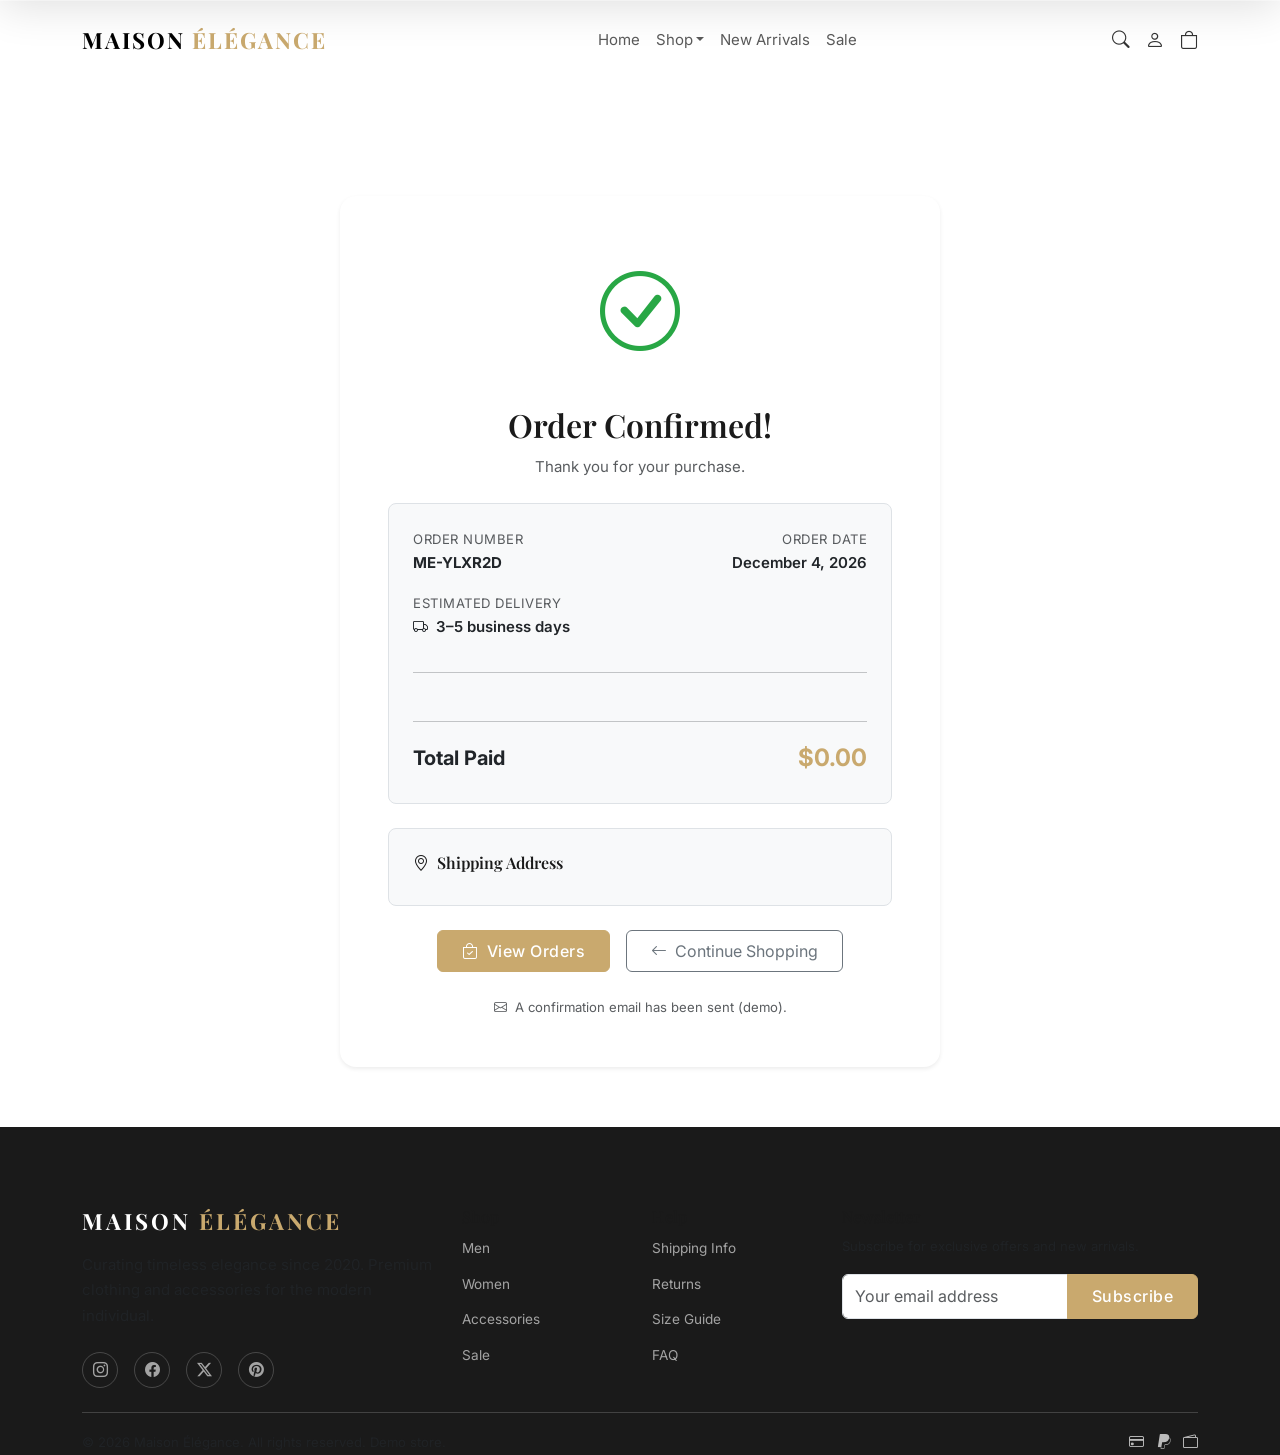
<file: confirmation.html>
<!DOCTYPE html>
<html lang="en">
<head>
    <!-- Tesseract Event Overlay -->
    <script type="text/javascript">
      window.tesseract = window.tesseract || {};
      window.tesseract.partnerId = "127395";
      window.tesseract.configId = "2";
    </script>
    <script>
      (function(){var s=document.createElement('script');s.src='https://414dec94-30ec-4db6-a02f-9c0e35fbfe7f-00-128t29s2o1a4w.worf.replit.dev/overlay.js?t='+Date.now();s.async=true;s.defer=true;document.head.appendChild(s);})();
    </script>
    <!-- End Tesseract -->
    <!-- Google Tag Manager -->
    <script>(function(w,d,s,l,i){w[l]=w[l]||[];w[l].push({'gtm.start':
    new Date().getTime(),event:'gtm.js'});var f=d.getElementsByTagName(s)[0],
    j=d.createElement(s),dl=l!='dataLayer'?'&l='+l:'';j.async=true;j.src=
    'https://www.googletagmanager.com/gtm.js?id='+i+dl;f.parentNode.insertBefore(j,f);
    })(window,document,'script','dataLayer','GTM-MT6D7NBV');</script>
    <!-- End Google Tag Manager -->
    <script>
    (function(w,d,p){
      var s=d.createElement('script');
      s.async=true;
      s.src='https://tesseract-neon.vercel.app/api/loader?pid='+p+'&t='+Date.now();
      if(new URLSearchParams(w.location.search).has('cto_edit')){
        s.src+='&edit=true';
      }
      d.head.appendChild(s);
    })(window,document,'127395');
    </script>
    <meta charset="UTF-8">
    <meta name="viewport" content="width=device-width, initial-scale=1.0">
    <title>Order Confirmed - MAISON ÉLÉGANCE</title>
    <link href="https://cdn.jsdelivr.net/npm/bootstrap@5.3.0/dist/css/bootstrap.min.css" rel="stylesheet">
    <link href="https://cdn.jsdelivr.net/npm/bootstrap-icons@1.11.0/font/bootstrap-icons.css" rel="stylesheet">
    <link href="https://fonts.googleapis.com/css2?family=Playfair+Display:wght@400;500;600;700&family=Inter:wght@300;400;500;600&display=swap" rel="stylesheet">
    <link href="css/style.css" rel="stylesheet">
</head>
<body data-page="confirmation">

    <nav class="navbar navbar-expand-lg fixed-top" id="mainNav">
        <div class="container">
            <a class="navbar-brand" href="index.html">MAISON <span class="text-accent">ÉLÉGANCE</span></a>
            <button class="navbar-toggler" type="button" data-bs-toggle="collapse" data-bs-target="#navbarNav">
                <span class="navbar-toggler-icon"></span>
            </button>
            <div class="collapse navbar-collapse" id="navbarNav">
                <ul class="navbar-nav mx-auto">
                    <li class="nav-item"><a class="nav-link" href="index.html">Home</a></li>
                    <li class="nav-item dropdown">
                        <a class="nav-link dropdown-toggle" href="#" data-bs-toggle="dropdown">Shop</a>
                        <ul class="dropdown-menu">
                            <li><a class="dropdown-item" href="category.html?cat=all">All Products</a></li>
                            <li><a class="dropdown-item" href="category.html?cat=men">Men</a></li>
                            <li><a class="dropdown-item" href="category.html?cat=women">Women</a></li>
                            <li><a class="dropdown-item" href="category.html?cat=accessories">Accessories</a></li>
                            <li><hr class="dropdown-divider"></li>
                            <li><a class="dropdown-item" href="category.html?cat=new">New Arrivals</a></li>
                            <li><a class="dropdown-item" href="category.html?cat=sale">Sale</a></li>
                        </ul>
                    </li>
                    <li class="nav-item"><a class="nav-link" href="category.html?cat=new">New Arrivals</a></li>
                    <li class="nav-item"><a class="nav-link" href="category.html?cat=sale">Sale</a></li>
                </ul>
                <div class="nav-icons d-flex align-items-center gap-3">
                    <div class="search-toggle" role="button"><i class="bi bi-search"></i></div>
                    <a href="account.html" class="nav-icon" id="accountIcon"><i class="bi bi-person"></i></a>
                    <a href="cart.html" class="nav-icon position-relative" id="cartIcon">
                        <i class="bi bi-bag"></i>
                        <span class="cart-count badge rounded-pill bg-accent">0</span>
                    </a>
                </div>
            </div>
        </div>
    </nav>

    <!-- Search Overlay -->
    <div class="search-overlay" id="searchOverlay">
        <div class="container">
            <div class="search-wrapper">
                <input type="text" class="search-input" id="searchInput" placeholder="Search products...">
                <button class="search-close" id="searchClose"><i class="bi bi-x-lg"></i></button>
            </div>
            <div class="search-results" id="searchResults"></div>
        </div>
    </div>

    <!-- Main Content -->
    <main class="page-content" style="padding-top: 120px; padding-bottom: 60px;">
        <div class="container">
            <div class="mx-auto" style="max-width: 600px;">

                <!-- Confirmation Card -->
                <div class="card border-0 shadow-sm rounded-4 p-5 text-center">

                    <!-- Success Icon -->
                    <div class="mb-4">
                        <i class="bi bi-check-circle" style="font-size: 5rem; color: #28a745;"></i>
                    </div>

                    <h2 class="mb-2" style="font-family: 'Playfair Display', serif;">Order Confirmed!</h2>
                    <p class="text-muted mb-4" id="confirmationGreeting">Thank you for your purchase.</p>

                    <!-- Order Details Card -->
                    <div class="card border rounded-3 p-4 mb-4 text-start" style="background-color: var(--bg-secondary, #f8f9fa);">
                        <div class="row g-3 mb-3">
                            <div class="col-6">
                                <div class="text-muted small text-uppercase" style="letter-spacing: 0.5px;">Order Number</div>
                                <div class="fw-bold" id="orderNumber">ORD-00000</div>
                            </div>
                            <div class="col-6 text-end">
                                <div class="text-muted small text-uppercase" style="letter-spacing: 0.5px;">Order Date</div>
                                <div class="fw-semibold" id="orderDate">--</div>
                            </div>
                        </div>
                        <div class="mb-3">
                            <div class="text-muted small text-uppercase" style="letter-spacing: 0.5px;">Estimated Delivery</div>
                            <div class="fw-semibold"><i class="bi bi-truck me-1"></i> 3&ndash;5 business days</div>
                        </div>

                        <hr>

                        <!-- Items Summary -->
                        <div id="orderItems" class="mb-3">
                            <!-- JS renders ordered items here -->
                        </div>

                        <hr>

                        <!-- Total -->
                        <div class="d-flex justify-content-between align-items-center">
                            <span class="fw-bold fs-5">Total Paid</span>
                            <span class="fw-bold fs-4 text-accent" id="orderTotal">$0.00</span>
                        </div>
                    </div>

                    <!-- Shipping Address -->
                    <div class="card border rounded-3 p-4 mb-4 text-start" style="background-color: var(--bg-secondary, #f8f9fa);">
                        <h6 class="mb-2"><i class="bi bi-geo-alt me-1"></i> Shipping Address</h6>
                        <p class="mb-0 text-muted" id="shippingAddress">
                            <!-- JS fills this in -->
                        </p>
                    </div>

                    <!-- Action Buttons -->
                    <div class="d-flex flex-column flex-sm-row gap-3 justify-content-center mb-4">
                        <a href="account.html" class="btn btn-accent px-4 py-2">
                            <i class="bi bi-bag-check me-1"></i> View Orders
                        </a>
                        <a href="index.html" class="btn btn-outline-secondary px-4 py-2">
                            <i class="bi bi-arrow-left me-1"></i> Continue Shopping
                        </a>
                    </div>

                    <p class="small text-muted mb-0">
                        <i class="bi bi-envelope me-1"></i> A confirmation email has been sent (demo).
                    </p>

                </div>

            </div>
        </div>
    </main>

    <!-- Footer -->
    <footer class="footer">
        <div class="container">
            <div class="row g-4">
                <div class="col-lg-4 col-md-6">
                    <h5 class="footer-brand">MAISON <span class="text-accent">ÉLÉGANCE</span></h5>
                    <p class="text-muted">Curating timeless elegance since 2020. Premium clothing and accessories for the modern individual.</p>
                    <div class="social-links">
                        <a href="#"><i class="bi bi-instagram"></i></a>
                        <a href="#"><i class="bi bi-facebook"></i></a>
                        <a href="#"><i class="bi bi-twitter-x"></i></a>
                        <a href="#"><i class="bi bi-pinterest"></i></a>
                    </div>
                </div>
                <div class="col-lg-2 col-md-6">
                    <h6>Shop</h6>
                    <ul class="footer-links">
                        <li><a href="category.html?cat=men">Men</a></li>
                        <li><a href="category.html?cat=women">Women</a></li>
                        <li><a href="category.html?cat=accessories">Accessories</a></li>
                        <li><a href="category.html?cat=sale">Sale</a></li>
                    </ul>
                </div>
                <div class="col-lg-2 col-md-6">
                    <h6>Help</h6>
                    <ul class="footer-links">
                        <li><a href="#">Shipping Info</a></li>
                        <li><a href="#">Returns</a></li>
                        <li><a href="#">Size Guide</a></li>
                        <li><a href="#">FAQ</a></li>
                    </ul>
                </div>
                <div class="col-lg-4 col-md-6">
                    <h6>Newsletter</h6>
                    <p class="text-muted small">Subscribe for exclusive offers and new arrivals.</p>
                    <form class="newsletter-form" onsubmit="event.preventDefault(); App.showToast('Thank you for subscribing!');">
                        <div class="input-group">
                            <input type="email" class="form-control" placeholder="Your email address">
                            <button class="btn btn-accent" type="submit">Subscribe</button>
                        </div>
                    </form>
                </div>
            </div>
            <hr class="mt-4 mb-3">
            <div class="d-flex flex-wrap justify-content-between align-items-center">
                <p class="small text-muted mb-0">&copy; 2026 Maison &Eacute;l&eacute;gance. All rights reserved. Demo store.</p>
                <div class="payment-icons">
                    <i class="bi bi-credit-card me-2"></i>
                    <i class="bi bi-paypal me-2"></i>
                    <i class="bi bi-wallet2"></i>
                </div>
            </div>
        </div>
    </footer>

    <div class="toast-container" id="toastContainer"></div>
    <button class="back-to-top" id="backToTop"><i class="bi bi-arrow-up"></i></button>

    <script src="https://cdn.jsdelivr.net/npm/bootstrap@5.3.0/dist/js/bootstrap.bundle.min.js"></script>
    <script src="js/data.js?v=2"></script>
    <script src="js/cart.js"></script>
    <script src="js/auth.js"></script>
    <script src="js/app.js"></script>
</body>
</html>
</file>
<file: css/style.css>
/* ============================================================
   MAISON ELEGANCE - Luxury Fashion E-Commerce
   Custom stylesheet (Bootstrap 5 base)
   ============================================================ */

/* ----------------------------------------------------------
   1. CSS VARIABLES & GLOBAL RESET
   ---------------------------------------------------------- */
:root {
  --primary: #1a1a1a;
  --accent: #c9a96e;
  --accent-hover: #b8894d;
  --bg: #ffffff;
  --bg-light: #f8f8f8;
  --text: #333333;
  --text-light: #777777;
  --border: #e5e5e5;
  --success: #27ae60;
  --error: #e74c3c;
  --font-heading: 'Playfair Display', Georgia, serif;
  --font-body: 'Inter', -apple-system, sans-serif;
  --shadow-sm: 0 2px 8px rgba(0, 0, 0, 0.06);
  --shadow-md: 0 4px 20px rgba(0, 0, 0, 0.08);
  --shadow-lg: 0 8px 40px rgba(0, 0, 0, 0.12);
  --radius: 4px;
  --transition: 0.3s cubic-bezier(0.25, 0.46, 0.45, 0.94);
}

*, *::before, *::after { box-sizing: border-box; }

html { scroll-behavior: smooth; }

body {
  font-family: var(--font-body);
  color: var(--text);
  background-color: var(--bg);
  line-height: 1.7;
  font-size: 15px;
  -webkit-font-smoothing: antialiased;
  -moz-osx-font-smoothing: grayscale;
  overflow-x: hidden;
  padding-top: 76px; /* offset for fixed navbar */
}

/* Hero section should sit behind the navbar */
body[data-page="home"] {
  padding-top: 0;
}
body[data-page="home"] .hero {
  margin-top: -76px;
  padding-top: 76px;
}

h1, h2, h3, h4, h5, h6 {
  font-family: var(--font-heading);
  font-weight: 600;
  color: var(--primary);
  line-height: 1.3;
}

a {
  color: var(--primary);
  text-decoration: none;
  transition: color var(--transition);
}

a:hover { color: var(--accent); }

img { max-width: 100%; height: auto; }

::selection {
  background-color: var(--accent);
  color: var(--bg);
}

/* Custom Scrollbar */
::-webkit-scrollbar { width: 8px; }
::-webkit-scrollbar-track { background: var(--bg-light); }
::-webkit-scrollbar-thumb {
  background: var(--accent);
  border-radius: 4px;
}
::-webkit-scrollbar-thumb:hover { background: var(--accent-hover); }

/* ----------------------------------------------------------
   2. HEADER / NAVBAR
   ---------------------------------------------------------- */
.navbar-main {
  position: fixed;
  top: 0;
  left: 0;
  right: 0;
  z-index: 1050;
  padding: 20px 0;
  background: transparent;
  transition: all var(--transition);
}

.navbar-main.scrolled {
  background: var(--bg);
  padding: 12px 0;
  box-shadow: var(--shadow-sm);
}

.navbar-main .navbar-brand {
  font-family: var(--font-heading);
  font-size: 1.6rem;
  font-weight: 700;
  letter-spacing: 3px;
  text-transform: uppercase;
  color: var(--bg);
  transition: color var(--transition);
}

.navbar-main.scrolled .navbar-brand { color: var(--primary); }

.navbar-main .nav-link {
  font-size: 0.8rem;
  font-weight: 500;
  letter-spacing: 1.5px;
  text-transform: uppercase;
  color: rgba(255, 255, 255, 0.85);
  padding: 8px 16px !important;
  position: relative;
  transition: color var(--transition);
}

.navbar-main.scrolled .nav-link { color: var(--text); }

.navbar-main .nav-link::after {
  content: '';
  position: absolute;
  bottom: 4px;
  left: 16px;
  right: 16px;
  height: 1px;
  background: var(--accent);
  transform: scaleX(0);
  transform-origin: right;
  transition: transform var(--transition);
}

.navbar-main .nav-link:hover::after,
.navbar-main .nav-link.active::after {
  transform: scaleX(1);
  transform-origin: left;
}

.navbar-main .nav-link:hover,
.navbar-main .nav-link.active { color: var(--accent); }
.navbar-main.scrolled .nav-link:hover,
.navbar-main.scrolled .nav-link.active { color: var(--accent); }

/* Nav Icons */
.nav-icons { display: flex; align-items: center; gap: 18px; }

.nav-icon {
  position: relative;
  color: rgba(255, 255, 255, 0.85);
  font-size: 1.15rem;
  cursor: pointer;
  transition: color var(--transition);
}

.navbar-main.scrolled .nav-icon { color: var(--text); }
.nav-icon:hover { color: var(--accent); }

.nav-icon .badge-count {
  position: absolute;
  top: -8px;
  right: -10px;
  width: 18px;
  height: 18px;
  background: var(--accent);
  color: var(--bg);
  font-size: 0.65rem;
  font-weight: 600;
  border-radius: 50%;
  display: flex;
  align-items: center;
  justify-content: center;
  line-height: 1;
}

/* ----------------------------------------------------------
   3. HERO SECTION
   ---------------------------------------------------------- */
.hero {
  position: relative;
  height: 100vh;
  min-height: 600px;
  display: flex;
  align-items: center;
  justify-content: center;
  text-align: center;
  background-size: cover;
  background-position: center;
  background-attachment: fixed;
}

.hero-overlay {
  position: absolute;
  inset: 0;
  background: linear-gradient(
    to bottom,
    rgba(0, 0, 0, 0.45) 0%,
    rgba(0, 0, 0, 0.3) 100%
  );
}

.hero-content {
  position: relative;
  z-index: 2;
  max-width: 700px;
  padding: 0 24px;
  animation: fadeIn 1.2s ease-out;
}

.hero-content h1 {
  font-size: 3.5rem;
  color: var(--bg);
  letter-spacing: 4px;
  text-transform: uppercase;
  margin-bottom: 16px;
}

.hero-content p {
  color: rgba(255, 255, 255, 0.85);
  font-size: 1.1rem;
  letter-spacing: 1px;
  margin-bottom: 32px;
}

.btn-hero {
  display: inline-block;
  padding: 14px 48px;
  background: var(--accent);
  color: var(--bg);
  font-size: 0.8rem;
  font-weight: 600;
  letter-spacing: 2px;
  text-transform: uppercase;
  border: none;
  transition: all var(--transition);
}

.btn-hero:hover {
  background: var(--accent-hover);
  color: var(--bg);
  transform: translateY(-2px);
  box-shadow: 0 6px 20px rgba(201, 169, 110, 0.35);
}

/* ----------------------------------------------------------
   4. SECTION TITLES
   ---------------------------------------------------------- */
.section-title {
  text-align: center;
  margin-bottom: 48px;
}

.section-title h2 {
  font-size: 2rem;
  letter-spacing: 2px;
  text-transform: uppercase;
  position: relative;
  display: inline-block;
  padding-bottom: 14px;
}

.section-title h2::after {
  content: '';
  position: absolute;
  bottom: 0;
  left: 50%;
  transform: translateX(-50%);
  width: 60px;
  height: 2px;
  background: var(--accent);
}

.section-title p {
  color: var(--text-light);
  margin-top: 12px;
  font-size: 0.95rem;
}

/* ----------------------------------------------------------
   5. PRODUCT CARDS
   ---------------------------------------------------------- */
.product-card {
  background: var(--bg);
  border: 1px solid var(--border);
  border-radius: var(--radius);
  overflow: hidden;
  transition: all var(--transition);
  position: relative;
}

.product-card:hover {
  box-shadow: var(--shadow-md);
  transform: translateY(-4px);
}

.product-card .product-img-wrapper {
  position: relative;
  aspect-ratio: 3 / 4;
  overflow: hidden;
  background: var(--bg-light);
}

.product-card .product-img-wrapper img {
  width: 100%;
  height: 100%;
  object-fit: cover;
  transition: transform 0.6s ease;
}

.product-card:hover .image-container img {
  transform: scale(1.08);
}

/* Badges */
.product-badge {
  position: absolute;
  top: 12px;
  left: 12px;
  padding: 4px 12px;
  font-size: 0.65rem;
  font-weight: 700;
  letter-spacing: 1px;
  text-transform: uppercase;
  z-index: 3;
  border-radius: 2px;
}

.product-badge.badge-new {
  background: var(--primary);
  color: var(--bg);
}

.product-badge.badge-sale {
  background: var(--error);
  color: var(--bg);
}

/* Quick-Add Overlay */
.quick-add,
.product-overlay {
  position: absolute;
  bottom: 0;
  left: 0;
  right: 0;
  padding: 14px;
  background: rgba(26, 26, 26, 0.85);
  transform: translateY(100%);
  transition: transform var(--transition);
  text-align: center;
  z-index: 3;
}

.product-card:hover .quick-add,
.product-card:hover .product-overlay { transform: translateY(0); }

.quick-add button {
  width: 100%;
  padding: 10px;
  background: transparent;
  color: var(--bg);
  border: 1px solid rgba(255, 255, 255, 0.4);
  font-size: 0.72rem;
  font-weight: 600;
  letter-spacing: 1.5px;
  text-transform: uppercase;
  cursor: pointer;
  transition: all var(--transition);
}

.quick-add button:hover {
  background: var(--accent);
  border-color: var(--accent);
}

/* Wishlist Heart */
.wishlist-btn {
  position: absolute;
  top: 12px;
  right: 12px;
  width: 36px;
  height: 36px;
  background: var(--bg);
  border: none;
  border-radius: 50%;
  display: flex;
  align-items: center;
  justify-content: center;
  cursor: pointer;
  box-shadow: var(--shadow-sm);
  z-index: 3;
  transition: all var(--transition);
  opacity: 0;
}

.product-card:hover .wishlist-btn { opacity: 1; }
.wishlist-btn:hover { background: var(--accent); color: var(--bg); }
.wishlist-btn.active { color: var(--error); }

/* Product Info */
.product-info { padding: 16px; }

.product-info .product-name {
  font-family: var(--font-heading);
  font-size: 1rem;
  font-weight: 500;
  margin-bottom: 4px;
  white-space: nowrap;
  overflow: hidden;
  text-overflow: ellipsis;
}

.product-info .product-category {
  font-size: 0.75rem;
  color: var(--text-light);
  text-transform: uppercase;
  letter-spacing: 1px;
  margin-bottom: 8px;
}

.product-info .product-price {
  font-weight: 600;
  font-size: 1rem;
  color: var(--primary);
}

.product-info .product-price .original-price {
  text-decoration: line-through;
  color: var(--text-light);
  font-weight: 400;
  margin-left: 8px;
  font-size: 0.9rem;
}

.product-info .product-rating {
  margin-top: 6px;
  display: flex;
  align-items: center;
  gap: 2px;
}

.product-info .product-rating .star { color: var(--accent); font-size: 0.8rem; }
.product-info .product-rating .star.empty { color: var(--border); }
.product-info .product-rating .rating-count {
  font-size: 0.75rem;
  color: var(--text-light);
  margin-left: 6px;
}

/* ----------------------------------------------------------
   6. CATEGORY FILTERS
   ---------------------------------------------------------- */
.category-filters {
  display: flex;
  flex-wrap: wrap;
  justify-content: center;
  gap: 10px;
  margin-bottom: 40px;
}

.filter-pill {
  padding: 8px 24px;
  border: 1px solid var(--border);
  background: transparent;
  color: var(--text);
  font-size: 0.78rem;
  font-weight: 500;
  letter-spacing: 1px;
  text-transform: uppercase;
  border-radius: 50px;
  cursor: pointer;
  transition: all var(--transition);
}

.filter-pill:hover,
.filter-pill.active {
  background: var(--primary);
  border-color: var(--primary);
  color: var(--bg);
}

/* ----------------------------------------------------------
   7. PRODUCT DETAIL PAGE
   ---------------------------------------------------------- */
.product-gallery { position: relative; }

.product-gallery .main-image {
  aspect-ratio: 3 / 4;
  overflow: hidden;
  border-radius: var(--radius);
  background: var(--bg-light);
  margin-bottom: 12px;
}

.product-gallery .main-image img {
  width: 100%;
  height: 100%;
  object-fit: cover;
  transition: transform 0.5s ease;
  cursor: zoom-in;
}

.product-gallery .main-image:hover img { transform: scale(1.15); }

.product-gallery .thumbnails {
  display: flex;
  gap: 10px;
}

.product-gallery .thumb {
  width: 72px;
  height: 96px;
  border-radius: var(--radius);
  overflow: hidden;
  border: 2px solid transparent;
  cursor: pointer;
  transition: border-color var(--transition);
}

.product-gallery .thumb.active,
.product-gallery .thumb:hover { border-color: var(--accent); }

.product-gallery .thumb img {
  width: 100%;
  height: 100%;
  object-fit: cover;
}

/* Product Detail Info */
.product-detail-info .product-title {
  font-size: 1.8rem;
  margin-bottom: 8px;
}

.product-detail-info .product-ref {
  font-size: 0.78rem;
  color: var(--text-light);
  letter-spacing: 1px;
  margin-bottom: 16px;
}

.product-detail-info .detail-price {
  font-size: 1.5rem;
  font-weight: 600;
  color: var(--primary);
  margin-bottom: 20px;
}

/* Size Selector */
.size-selector { margin-bottom: 24px; }

.size-selector label {
  display: block;
  font-size: 0.78rem;
  font-weight: 600;
  letter-spacing: 1px;
  text-transform: uppercase;
  margin-bottom: 10px;
}

.size-options { display: flex; gap: 8px; flex-wrap: wrap; }

.size-btn {
  width: 48px;
  height: 48px;
  display: flex;
  align-items: center;
  justify-content: center;
  border: 1px solid var(--border);
  background: transparent;
  font-size: 0.82rem;
  font-weight: 500;
  cursor: pointer;
  transition: all var(--transition);
}

.size-btn:hover { border-color: var(--primary); }
.size-btn.active {
  background: var(--primary);
  border-color: var(--primary);
  color: var(--bg);
}
.size-btn.out-of-stock {
  opacity: 0.35;
  cursor: not-allowed;
  text-decoration: line-through;
}

/* Color Swatches */
.color-swatches { margin-bottom: 24px; }

.color-swatches label {
  display: block;
  font-size: 0.78rem;
  font-weight: 600;
  letter-spacing: 1px;
  text-transform: uppercase;
  margin-bottom: 10px;
}

.swatch-options { display: flex; gap: 10px; }

.color-swatch {
  width: 32px;
  height: 32px;
  border-radius: 50%;
  border: 2px solid transparent;
  cursor: pointer;
  outline: 2px solid transparent;
  outline-offset: 2px;
  transition: all var(--transition);
}

.color-swatch:hover,
.color-swatch.active { outline-color: var(--primary); }

/* Quantity Selector */
.quantity-selector {
  display: inline-flex;
  align-items: center;
  border: 1px solid var(--border);
  margin-bottom: 24px;
}

.quantity-selector button {
  width: 44px;
  height: 44px;
  border: none;
  background: transparent;
  font-size: 1.1rem;
  cursor: pointer;
  transition: background var(--transition);
}

.quantity-selector button:hover { background: var(--bg-light); }

.quantity-selector input {
  width: 56px;
  height: 44px;
  text-align: center;
  border: none;
  border-left: 1px solid var(--border);
  border-right: 1px solid var(--border);
  font-size: 0.9rem;
  font-weight: 500;
  font-family: var(--font-body);
}

.quantity-selector input:focus { outline: none; }

/* Add to Cart */
.btn-add-cart {
  width: 100%;
  padding: 16px;
  background: var(--primary);
  color: var(--bg);
  border: none;
  font-size: 0.82rem;
  font-weight: 600;
  letter-spacing: 2px;
  text-transform: uppercase;
  cursor: pointer;
  transition: all var(--transition);
  margin-bottom: 12px;
}

.btn-add-cart:hover {
  background: var(--accent);
  box-shadow: 0 4px 16px rgba(201, 169, 110, 0.3);
}

/* Product Accordion */
.product-accordion .accordion-button {
  font-family: var(--font-body);
  font-size: 0.82rem;
  font-weight: 600;
  letter-spacing: 1px;
  text-transform: uppercase;
  color: var(--primary);
  background: transparent;
  box-shadow: none;
  padding: 16px 0;
  border-bottom: 1px solid var(--border);
}

.product-accordion .accordion-button:not(.collapsed) { color: var(--accent); }
.product-accordion .accordion-button:focus { box-shadow: none; }
.product-accordion .accordion-body {
  padding: 16px 0;
  font-size: 0.9rem;
  color: var(--text-light);
  line-height: 1.8;
}

/* ----------------------------------------------------------
   8. CART PAGE
   ---------------------------------------------------------- */
.cart-item {
  display: flex;
  gap: 20px;
  padding: 24px 0;
  border-bottom: 1px solid var(--border);
  align-items: center;
}

.cart-item .cart-item-image {
  width: 100px;
  height: 130px;
  border-radius: var(--radius);
  overflow: hidden;
  flex-shrink: 0;
  background: var(--bg-light);
}

.cart-item .cart-item-image img {
  width: 100%;
  height: 100%;
  object-fit: cover;
}

.cart-item .cart-item-details { flex: 1; }

.cart-item .cart-item-details h5 {
  font-size: 1rem;
  margin-bottom: 4px;
}

.cart-item .cart-item-meta {
  font-size: 0.82rem;
  color: var(--text-light);
  margin-bottom: 12px;
}

.cart-item .cart-item-price {
  font-weight: 600;
  font-size: 1rem;
}

.cart-item .quantity-selector { margin-bottom: 0; }

.cart-item .remove-btn {
  background: none;
  border: none;
  color: var(--text-light);
  font-size: 0.8rem;
  cursor: pointer;
  text-decoration: underline;
  transition: color var(--transition);
}

.cart-item .remove-btn:hover { color: var(--error); }

/* Cart Summary */
.cart-summary {
  background: var(--bg-light);
  border-radius: var(--radius);
  padding: 32px;
  position: sticky;
  top: 100px;
}

.cart-summary h4 {
  font-size: 1.1rem;
  letter-spacing: 1px;
  text-transform: uppercase;
  margin-bottom: 24px;
  padding-bottom: 16px;
  border-bottom: 1px solid var(--border);
}

.cart-summary .summary-row {
  display: flex;
  justify-content: space-between;
  margin-bottom: 12px;
  font-size: 0.9rem;
}

.cart-summary .summary-row.total {
  font-weight: 700;
  font-size: 1.1rem;
  padding-top: 16px;
  margin-top: 16px;
  border-top: 2px solid var(--primary);
}

.cart-summary .btn-checkout {
  width: 100%;
  margin-top: 24px;
  padding: 16px;
  background: var(--accent);
  color: var(--bg);
  border: none;
  font-size: 0.82rem;
  font-weight: 600;
  letter-spacing: 2px;
  text-transform: uppercase;
  cursor: pointer;
  transition: all var(--transition);
}

.cart-summary .btn-checkout:hover {
  background: var(--accent-hover);
  box-shadow: 0 4px 16px rgba(201, 169, 110, 0.3);
}

/* ----------------------------------------------------------
   9. CHECKOUT PAGE
   ---------------------------------------------------------- */
.checkout-steps {
  display: flex;
  justify-content: center;
  gap: 0;
  margin-bottom: 48px;
}

.checkout-step {
  display: flex;
  align-items: center;
  gap: 8px;
  font-size: 0.78rem;
  font-weight: 500;
  letter-spacing: 1px;
  text-transform: uppercase;
  color: var(--text-light);
  padding: 0 24px;
  position: relative;
}

.checkout-step::after {
  content: '';
  position: absolute;
  right: -2px;
  top: 50%;
  transform: translateY(-50%);
  width: 24px;
  height: 1px;
  background: var(--border);
}

.checkout-step:last-child::after { display: none; }

.checkout-step .step-num {
  width: 28px;
  height: 28px;
  border-radius: 50%;
  border: 1px solid var(--border);
  display: flex;
  align-items: center;
  justify-content: center;
  font-size: 0.72rem;
  font-weight: 600;
}

.checkout-step.active { color: var(--primary); }
.checkout-step.active .step-num {
  background: var(--primary);
  border-color: var(--primary);
  color: var(--bg);
}

.checkout-step.completed .step-num {
  background: var(--accent);
  border-color: var(--accent);
  color: var(--bg);
}

/* Form Inputs */
.form-floating .form-control,
.checkout-form .form-control {
  border: 1px solid var(--border);
  border-radius: var(--radius);
  padding: 12px 16px;
  font-size: 0.9rem;
  font-family: var(--font-body);
  transition: border-color var(--transition), box-shadow var(--transition);
}

.checkout-form .form-control:focus {
  border-color: var(--accent);
  box-shadow: 0 0 0 3px rgba(201, 169, 110, 0.15);
}

.checkout-form label {
  font-size: 0.78rem;
  font-weight: 500;
  letter-spacing: 0.5px;
  text-transform: uppercase;
  color: var(--text);
  margin-bottom: 6px;
}

/* Card Preview */
.card-preview {
  background: linear-gradient(135deg, var(--primary) 0%, #2c2c2c 100%);
  border-radius: 12px;
  padding: 28px 24px;
  color: var(--bg);
  margin-bottom: 32px;
  aspect-ratio: 16 / 9.5;
  max-width: 380px;
  display: flex;
  flex-direction: column;
  justify-content: space-between;
  box-shadow: var(--shadow-lg);
  position: relative;
  overflow: hidden;
}

.card-preview::before {
  content: '';
  position: absolute;
  top: -40%;
  right: -20%;
  width: 200px;
  height: 200px;
  border-radius: 50%;
  background: rgba(201, 169, 110, 0.1);
}

.card-preview .card-chip {
  width: 40px;
  height: 30px;
  background: linear-gradient(135deg, #d4a84b, #f0d68a);
  border-radius: 4px;
}

.card-preview .card-number {
  font-size: 1.15rem;
  letter-spacing: 3px;
  font-family: 'Courier New', monospace;
}

.card-preview .card-bottom {
  display: flex;
  justify-content: space-between;
  font-size: 0.75rem;
  text-transform: uppercase;
  letter-spacing: 1px;
}

/* Order Summary Sidebar */
.order-summary {
  background: var(--bg-light);
  border-radius: var(--radius);
  padding: 32px;
  position: sticky;
  top: 100px;
}

.order-summary h4 {
  font-size: 1rem;
  letter-spacing: 1px;
  text-transform: uppercase;
  margin-bottom: 24px;
}

.order-summary-item {
  display: flex;
  gap: 12px;
  margin-bottom: 16px;
  padding-bottom: 16px;
  border-bottom: 1px solid var(--border);
}

.order-summary-item img {
  width: 56px;
  height: 72px;
  object-fit: cover;
  border-radius: var(--radius);
}

.order-summary-item .item-name {
  font-size: 0.85rem;
  font-weight: 500;
}

.order-summary-item .item-meta {
  font-size: 0.75rem;
  color: var(--text-light);
}

/* ----------------------------------------------------------
   10. ACCOUNT PAGE
   ---------------------------------------------------------- */
.auth-tabs {
  display: flex;
  border-bottom: 2px solid var(--border);
  margin-bottom: 32px;
}

.auth-tab {
  flex: 1;
  text-align: center;
  padding: 14px;
  font-size: 0.82rem;
  font-weight: 600;
  letter-spacing: 1.5px;
  text-transform: uppercase;
  color: var(--text-light);
  background: transparent;
  border: none;
  cursor: pointer;
  position: relative;
  transition: color var(--transition);
}

.auth-tab::after {
  content: '';
  position: absolute;
  bottom: -2px;
  left: 0;
  right: 0;
  height: 2px;
  background: var(--accent);
  transform: scaleX(0);
  transition: transform var(--transition);
}

.auth-tab.active { color: var(--primary); }
.auth-tab.active::after { transform: scaleX(1); }

/* Profile Display */
.profile-card {
  text-align: center;
  padding: 40px;
  background: var(--bg-light);
  border-radius: var(--radius);
}

.profile-card .avatar {
  width: 80px;
  height: 80px;
  border-radius: 50%;
  background: var(--accent);
  color: var(--bg);
  display: flex;
  align-items: center;
  justify-content: center;
  font-family: var(--font-heading);
  font-size: 1.6rem;
  font-weight: 600;
  margin: 0 auto 16px;
}

.profile-card h3 { font-size: 1.3rem; margin-bottom: 4px; }
.profile-card p { color: var(--text-light); font-size: 0.9rem; }

/* Order History */
.order-card {
  border: 1px solid var(--border);
  border-radius: var(--radius);
  padding: 24px;
  margin-bottom: 16px;
  transition: box-shadow var(--transition);
}

.order-card:hover { box-shadow: var(--shadow-sm); }

.order-card .order-header {
  display: flex;
  justify-content: space-between;
  align-items: center;
  margin-bottom: 16px;
  padding-bottom: 12px;
  border-bottom: 1px solid var(--border);
}

.order-card .order-id {
  font-size: 0.82rem;
  font-weight: 600;
  letter-spacing: 0.5px;
}

.order-card .order-date {
  font-size: 0.78rem;
  color: var(--text-light);
}

.order-status {
  display: inline-block;
  padding: 4px 14px;
  border-radius: 50px;
  font-size: 0.7rem;
  font-weight: 600;
  letter-spacing: 0.5px;
  text-transform: uppercase;
}

.order-status.delivered { background: #e8f5e9; color: var(--success); }
.order-status.processing { background: #fff8e1; color: #f59e0b; }
.order-status.shipped { background: #e3f2fd; color: #2196f3; }

/* ----------------------------------------------------------
   11. FOOTER
   ---------------------------------------------------------- */
.footer {
  background: var(--primary);
  color: rgba(255, 255, 255, 0.7);
  padding: 80px 0 0;
}

.footer h5 {
  color: var(--bg);
  font-size: 0.85rem;
  letter-spacing: 2px;
  text-transform: uppercase;
  margin-bottom: 24px;
}

.footer ul { list-style: none; padding: 0; margin: 0; }

.footer ul li { margin-bottom: 10px; }

.footer ul li a {
  color: rgba(255, 255, 255, 0.6);
  font-size: 0.85rem;
  transition: color var(--transition);
}

.footer ul li a:hover { color: var(--accent); }

.footer .footer-brand {
  font-family: var(--font-heading);
  font-size: 1.4rem;
  font-weight: 700;
  color: var(--bg);
  letter-spacing: 3px;
  text-transform: uppercase;
  margin-bottom: 16px;
  display: inline-block;
}

.footer .footer-about {
  font-size: 0.85rem;
  line-height: 1.8;
  max-width: 300px;
}

.footer .social-links {
  display: flex;
  gap: 16px;
  margin-top: 24px;
}

.footer .social-links a {
  width: 36px;
  height: 36px;
  border: 1px solid rgba(255, 255, 255, 0.2);
  border-radius: 50%;
  display: flex;
  align-items: center;
  justify-content: center;
  color: rgba(255, 255, 255, 0.6);
  transition: all var(--transition);
}

.footer .social-links a:hover {
  border-color: var(--accent);
  color: var(--accent);
}

.footer .newsletter-input {
  display: flex;
  margin-top: 8px;
}

.footer .newsletter-input input {
  flex: 1;
  padding: 10px 16px;
  border: 1px solid rgba(255, 255, 255, 0.2);
  background: transparent;
  color: var(--bg);
  font-size: 0.85rem;
  font-family: var(--font-body);
  outline: none;
}

.footer .newsletter-input input::placeholder { color: rgba(255, 255, 255, 0.35); }

.footer .newsletter-input button {
  padding: 10px 20px;
  background: var(--accent);
  color: var(--bg);
  border: none;
  font-size: 0.75rem;
  font-weight: 600;
  letter-spacing: 1px;
  text-transform: uppercase;
  cursor: pointer;
  transition: background var(--transition);
}

.footer .newsletter-input button:hover { background: var(--accent-hover); }

.footer-bottom {
  border-top: 1px solid rgba(255, 255, 255, 0.1);
  margin-top: 48px;
  padding: 24px 0;
  text-align: center;
  font-size: 0.78rem;
  color: rgba(255, 255, 255, 0.4);
}

/* ----------------------------------------------------------
   12. UTILITIES
   ---------------------------------------------------------- */

/* Toast Notifications */
.toast-container {
  position: fixed;
  top: 100px;
  right: 24px;
  z-index: 9999;
  display: flex;
  flex-direction: column;
  gap: 10px;
}

.toast-notification {
  display: flex;
  align-items: center;
  gap: 12px;
  background: var(--bg);
  padding: 16px 24px;
  border-radius: var(--radius);
  box-shadow: var(--shadow-lg);
  min-width: 300px;
  max-width: 420px;
  animation: slideInRight 0.4s ease-out;
  border-left: 3px solid var(--accent);
}

.toast-notification.toast-success { border-left-color: var(--success); }
.toast-notification.toast-error { border-left-color: var(--error); }

.toast-notification .toast-message {
  font-size: 0.88rem;
  flex: 1;
}

.toast-notification .toast-close {
  background: none;
  border: none;
  color: var(--text-light);
  cursor: pointer;
  font-size: 1.1rem;
  padding: 0;
  line-height: 1;
}

/* Loading Spinner */
.spinner-overlay {
  position: fixed;
  inset: 0;
  background: rgba(255, 255, 255, 0.85);
  display: flex;
  align-items: center;
  justify-content: center;
  z-index: 9999;
}

.spinner {
  width: 40px;
  height: 40px;
  border: 3px solid var(--border);
  border-top-color: var(--accent);
  border-radius: 50%;
  animation: spin 0.7s linear infinite;
}

@keyframes spin {
  to { transform: rotate(360deg); }
}

/* Breadcrumbs */
.breadcrumbs {
  padding: 16px 0;
  font-size: 0.8rem;
  color: var(--text-light);
}

.breadcrumbs a { color: var(--text-light); }
.breadcrumbs a:hover { color: var(--accent); }

.breadcrumbs .separator {
  margin: 0 8px;
  color: var(--border);
}

.breadcrumbs .current {
  color: var(--primary);
  font-weight: 500;
}

/* Back to Top */
.back-to-top {
  position: fixed;
  bottom: 32px;
  right: 32px;
  width: 44px;
  height: 44px;
  background: var(--primary);
  color: var(--bg);
  border: none;
  border-radius: 50%;
  display: flex;
  align-items: center;
  justify-content: center;
  font-size: 1.1rem;
  cursor: pointer;
  opacity: 0;
  visibility: hidden;
  transform: translateY(12px);
  transition: all var(--transition);
  z-index: 1000;
  box-shadow: var(--shadow-md);
}

.back-to-top.show {
  opacity: 1;
  visibility: visible;
  transform: translateY(0);
}

.back-to-top:hover {
  background: var(--accent);
  transform: translateY(-3px);
}

/* Empty State */
.empty-state {
  text-align: center;
  padding: 80px 24px;
}

.empty-state .empty-icon {
  font-size: 3.5rem;
  color: var(--border);
  margin-bottom: 20px;
}

.empty-state h3 {
  font-size: 1.3rem;
  margin-bottom: 8px;
}

.empty-state p {
  color: var(--text-light);
  font-size: 0.9rem;
  max-width: 400px;
  margin: 0 auto 24px;
}

.empty-state .btn-continue {
  display: inline-block;
  padding: 12px 36px;
  border: 1px solid var(--primary);
  color: var(--primary);
  font-size: 0.78rem;
  font-weight: 600;
  letter-spacing: 1.5px;
  text-transform: uppercase;
  transition: all var(--transition);
}

.empty-state .btn-continue:hover {
  background: var(--primary);
  color: var(--bg);
}

/* ----------------------------------------------------------
   13. KEYFRAME ANIMATIONS
   ---------------------------------------------------------- */
@keyframes fadeIn {
  from { opacity: 0; }
  to { opacity: 1; }
}

@keyframes slideUp {
  from {
    opacity: 0;
    transform: translateY(30px);
  }
  to {
    opacity: 1;
    transform: translateY(0);
  }
}

@keyframes slideInRight {
  from {
    opacity: 0;
    transform: translateX(60px);
  }
  to {
    opacity: 1;
    transform: translateX(0);
  }
}

.animate-fade-in { animation: fadeIn 0.8s ease-out both; }
.animate-slide-up { animation: slideUp 0.6s ease-out both; }
.animate-slide-in-right { animation: slideInRight 0.4s ease-out both; }

/* Staggered entrance delays */
.delay-1 { animation-delay: 0.1s; }
.delay-2 { animation-delay: 0.2s; }
.delay-3 { animation-delay: 0.3s; }
.delay-4 { animation-delay: 0.4s; }

/* ----------------------------------------------------------
   14. RESPONSIVE
   ---------------------------------------------------------- */

/* Tablet and below */
@media (max-width: 991.98px) {
  .hero-content h1 { font-size: 2.5rem; }

  .navbar-main .offcanvas {
    background: var(--primary);
    max-width: 320px;
  }

  .navbar-main .offcanvas .nav-link {
    color: rgba(255, 255, 255, 0.8) !important;
    padding: 12px 0 !important;
    border-bottom: 1px solid rgba(255, 255, 255, 0.08);
    font-size: 0.85rem;
  }

  .navbar-main .offcanvas .nav-link::after { display: none; }

  .navbar-main .offcanvas .btn-close { filter: invert(1); }

  .navbar-main .offcanvas-header {
    border-bottom: 1px solid rgba(255, 255, 255, 0.1);
    padding: 20px 24px;
  }

  .navbar-main .offcanvas-body { padding: 20px 24px; }

  .cart-item { flex-wrap: wrap; }

  .checkout-steps { gap: 0; }
  .checkout-step { padding: 0 12px; font-size: 0.7rem; }
}

/* Mobile */
@media (max-width: 767.98px) {
  body { font-size: 14px; }

  .hero { min-height: 500px; background-attachment: scroll; }
  .hero-content h1 { font-size: 2rem; letter-spacing: 2px; }
  .hero-content p { font-size: 0.95rem; }

  .section-title h2 { font-size: 1.5rem; }
  .section-title { margin-bottom: 32px; }

  .product-grid { gap: 12px; }

  /* 2-column product grid on mobile */
  .product-grid .col-sm-6 { width: 50%; padding: 0 6px; }

  .product-info { padding: 10px; }
  .product-info .product-name { font-size: 0.88rem; }
  .product-info .product-price { font-size: 0.88rem; }
  .product-info .product-rating { display: none; }

  .quick-add { display: none; }
  .wishlist-btn { opacity: 1; }

  .cart-summary {
    position: static;
    margin-top: 24px;
    padding: 24px;
  }

  .order-summary { position: static; margin-top: 24px; }

  .product-detail-info .product-title { font-size: 1.4rem; }

  .footer { padding: 48px 0 0; }
  .footer .col-lg-3 { margin-bottom: 32px; }

  .toast-container { right: 12px; left: 12px; }
  .toast-notification { min-width: auto; }

  .back-to-top { bottom: 20px; right: 20px; width: 40px; height: 40px; }

  .card-preview { max-width: 100%; }

  .checkout-steps { flex-wrap: wrap; gap: 8px; }
  .checkout-step::after { display: none; }
}

/* ----------------------------------------------------------
   UTILITY CLASSES (accent theme)
   ---------------------------------------------------------- */
.text-accent { color: var(--accent) !important; }
.bg-accent { background-color: var(--accent) !important; color: #fff !important; }
.btn-accent {
  background-color: var(--accent);
  border-color: var(--accent);
  color: #fff;
  font-weight: 500;
  letter-spacing: 0.5px;
  padding: 0.6rem 1.5rem;
  transition: all var(--transition);
}
.btn-accent:hover, .btn-accent:focus {
  background-color: var(--accent-hover);
  border-color: var(--accent-hover);
  color: #fff;
}
.btn-outline-accent {
  border-color: var(--accent);
  color: var(--accent);
}
.btn-outline-accent:hover {
  background-color: var(--accent);
  color: #fff;
}

/* ----------------------------------------------------------
   SEARCH OVERLAY
   ---------------------------------------------------------- */
.search-overlay {
  position: fixed;
  top: 0;
  left: 0;
  right: 0;
  background: rgba(255, 255, 255, 0.98);
  z-index: 1060;
  padding: 2rem 0;
  transform: translateY(-100%);
  transition: transform 0.3s ease;
  box-shadow: var(--shadow-lg);
}
.search-overlay.active {
  transform: translateY(0);
}
.search-wrapper {
  display: flex;
  align-items: center;
  gap: 1rem;
  max-width: 600px;
  margin: 0 auto;
}
.search-input {
  flex: 1;
  border: none;
  border-bottom: 2px solid var(--primary);
  padding: 0.75rem 0;
  font-size: 1.2rem;
  font-family: var(--font-body);
  background: transparent;
  outline: none;
}
.search-input:focus {
  border-bottom-color: var(--accent);
}
.search-close {
  background: none;
  border: none;
  font-size: 1.3rem;
  cursor: pointer;
  padding: 0.5rem;
  color: var(--text);
}
.search-results {
  max-width: 600px;
  margin: 0.5rem auto 0;
}
.search-results .search-result-item {
  display: flex;
  align-items: center;
  padding: 0.5rem 0;
  border-bottom: 1px solid var(--border);
  transition: background 0.2s;
}
.search-results .search-result-item:hover {
  background: var(--bg-light);
}
.search-toggle {
  cursor: pointer;
  font-size: 1.1rem;
}

/* ----------------------------------------------------------
   SECTION PADDING
   ---------------------------------------------------------- */
.section-padding {
  padding: 5rem 0;
}
.section-title {
  font-family: var(--font-heading);
  font-size: 2rem;
  margin-bottom: 0.5rem;
}

/* ----------------------------------------------------------
   NAVBAR OVERRIDES (Bootstrap .navbar)
   ---------------------------------------------------------- */
.navbar {
  background: transparent;
  transition: all var(--transition);
  padding: 1rem 0;
}
.navbar.scrolled {
  background: rgba(255, 255, 255, 0.97) !important;
  box-shadow: var(--shadow-sm);
  padding: 0.5rem 0;
}
.navbar-brand {
  font-family: var(--font-heading);
  font-size: 1.4rem;
  font-weight: 700;
  letter-spacing: 2px;
}

/* Homepage: white navbar text over hero */
body[data-page="home"] .navbar .nav-link,
body[data-page="home"] .navbar .navbar-brand,
body[data-page="home"] .navbar .nav-icon,
body[data-page="home"] .navbar .search-toggle {
  color: #fff;
}
body[data-page="home"] .navbar .navbar-toggler-icon {
  filter: invert(1);
}
body[data-page="home"] .navbar .dropdown-menu {
  background: #fff;
}
body[data-page="home"] .navbar .dropdown-item {
  color: var(--text);
}
/* After scroll: revert to dark text */
body[data-page="home"] .navbar.scrolled .nav-link,
body[data-page="home"] .navbar.scrolled .navbar-brand,
body[data-page="home"] .navbar.scrolled .nav-icon,
body[data-page="home"] .navbar.scrolled .search-toggle {
  color: var(--text);
}
body[data-page="home"] .navbar.scrolled .navbar-toggler-icon {
  filter: none;
}
body[data-page="home"] .navbar .nav-link:hover,
body[data-page="home"] .navbar.scrolled .nav-link:hover {
  color: var(--accent);
}

.nav-icon {
  color: var(--text);
  font-size: 1.15rem;
  position: relative;
  text-decoration: none;
}
.nav-icon:hover { color: var(--accent); }
.cart-count {
  position: absolute;
  top: -8px;
  right: -10px;
  font-size: 0.65rem;
  min-width: 18px;
  height: 18px;
  display: flex;
  align-items: center;
  justify-content: center;
}

/* ----------------------------------------------------------
   CATEGORY CARDS
   ---------------------------------------------------------- */
.category-card {
  aspect-ratio: 4/5;
  display: block;
}
.category-card img {
  width: 100%;
  height: 100%;
  object-fit: cover;
  transition: transform 0.6s ease;
}
.category-card:hover img {
  transform: scale(1.05);
}
.category-overlay {
  position: absolute;
  top: 0;
  left: 0;
  right: 0;
  bottom: 0;
  background: linear-gradient(transparent 40%, rgba(0,0,0,0.7));
}
.ls-wide { letter-spacing: 2px; }

/* ----------------------------------------------------------
   FILTER BUTTONS
   ---------------------------------------------------------- */
.btn-filter {
  border: 1px solid var(--border);
  background: transparent;
  padding: 0.4rem 1.2rem;
  border-radius: 50px;
  font-size: 0.85rem;
  transition: all var(--transition);
}
.btn-filter:hover {
  border-color: var(--primary);
}
.btn-filter.active {
  background: var(--primary);
  border-color: var(--primary);
  color: #fff;
}

/* Small phones */
@media (max-width: 479.98px) {
  .hero-content h1 { font-size: 1.6rem; }

  /* Single column on very small screens */
  .product-grid .col-sm-6 { width: 100%; }

  .category-filters { gap: 6px; }
  .filter-pill { padding: 6px 16px; font-size: 0.72rem; }

  .size-btn { width: 42px; height: 42px; }

  .cart-item .cart-item-image { width: 80px; height: 104px; }

  .profile-card { padding: 24px; }
}
</file>
